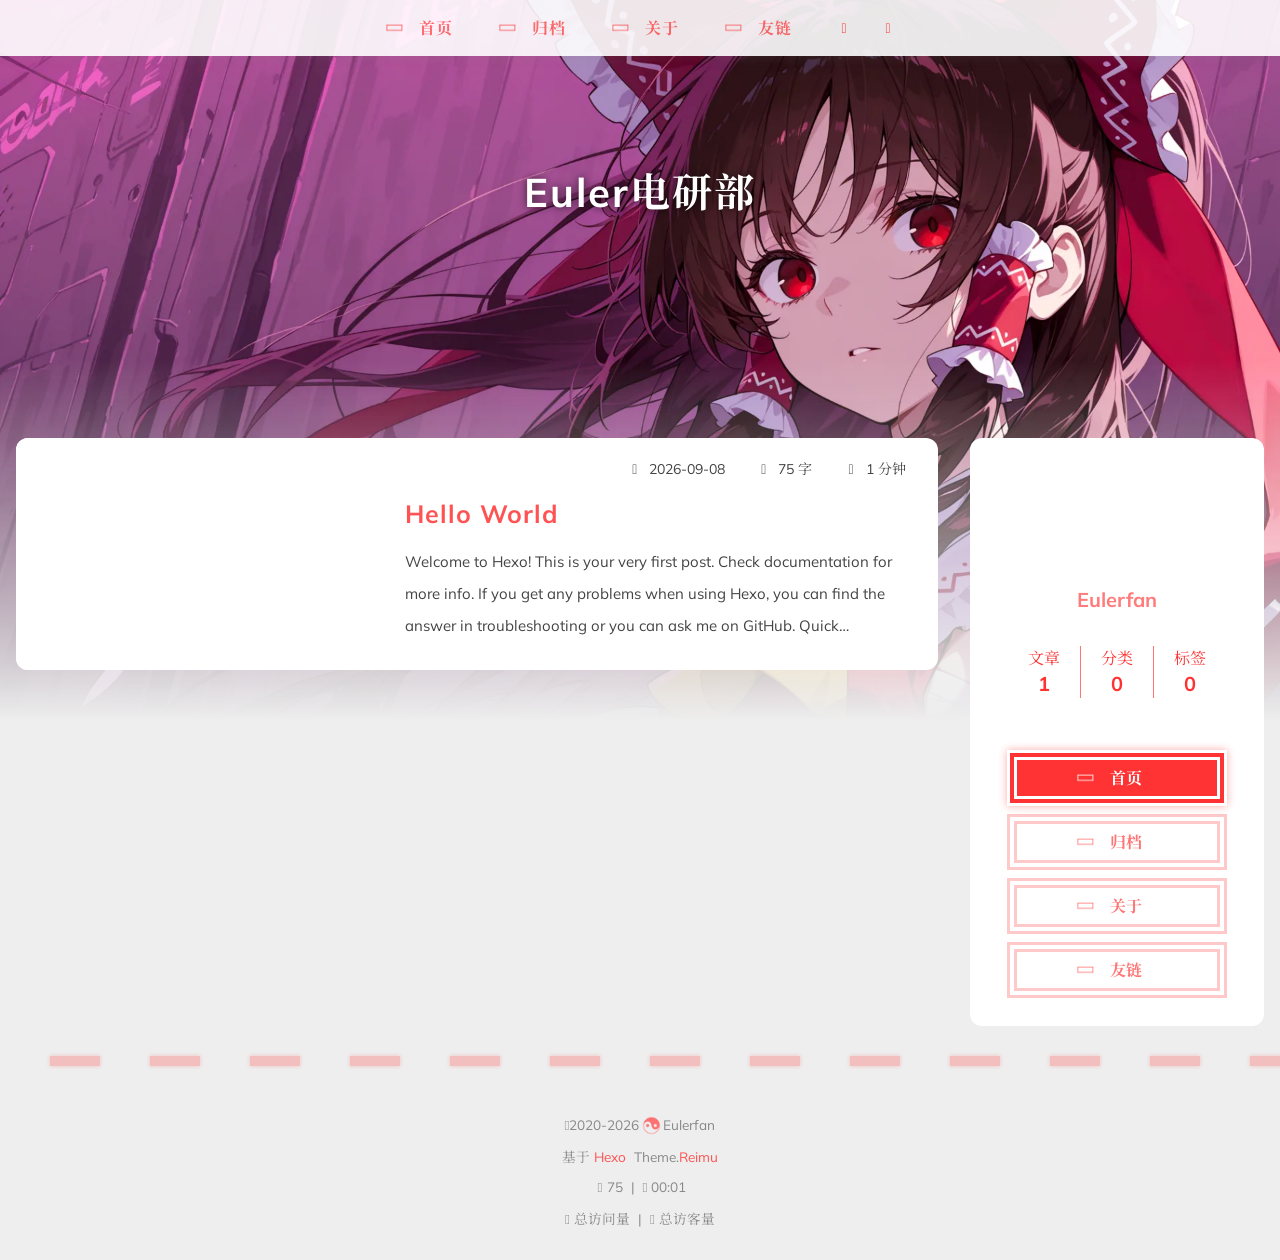
<file: index.html>
<!DOCTYPE html>
  <html lang="zh-CN"  data-theme-mode="auto">
  <head>
  <meta charset="utf-8">
  
  
  
  <script>window.REIMU_CONFIG = {};window.REIMU_CONFIG.icon_font = '4552607_ex15nbittbh';window.REIMU_CONFIG.clipboard_tips = {"success":{"zh-CN,en,default":"Copy successfully (*^▽^*)"},"fail":{"zh-CN,en,default":"Copy failed (ﾟ⊿ﾟ)ﾂ"},"copyright":{"enable":false,"count":50,"license_type":"by-nc-sa"}};window.REIMU_CONFIG.clipboard_tips.copyright.content = '本博客所有文章除特别声明外，均采用 BY-NC-SA 许可协议。转载请注明出处！';window.REIMU_CONFIG.code_block = {"expand":true};window.REIMU_CONFIG.base = 'http://example.com';window.REIMU_CONFIG.relative = '/';window.REIMU_CONFIG.dark_mode = {"button":true,"mode":"auto"};</script>
  <title>
    Euler电研部
  </title>
  <meta name="viewport" content="width=device-width, initial-scale=1, shrink-to-fit=no">
    <link rel="preconnect" href="https://fonts.gstatic.com" crossorigin><link rel="preload" as="style" href="https://fonts.googleapis.com/css?family=Mulish:400,400italic,700,700italic|Noto Serif SC:400,400italic,700,700italic&display=swap"><link rel="stylesheet" href="https://fonts.googleapis.com/css?family=Mulish:400,400italic,700,700italic|Noto Serif SC:400,400italic,700,700italic&display=swap" media="print" onload="this.media='all'">
    <link rel="preload" href="//at.alicdn.com/t/c/font_4552607_ex15nbittbh.woff2" as="font" type="font/woff2" crossorigin="anonymous">
    
<link rel="stylesheet" href="/css/loader.css">

    <meta property="og:type" content="website">
<meta property="og:title" content="Euler电研部">
<meta property="og:url" content="http://example.com/index.html">
<meta property="og:site_name" content="Euler电研部">
<meta property="og:locale" content="zh_CN">
<meta property="og:image" content="http://example.com/images/banner.webp">
<meta property="article:author" content="Eulerfan">
<meta name="twitter:card" content="summary">
<meta name="twitter:image" content="http://example.com/images/banner.webp">
    <link rel="alternate" href="/atom.xml" title="Euler电研部" type="application/atom+xml">
    <link rel="shortcut icon" href="/images/favicon.ico">
  
<link rel="stylesheet" href="/css/style.css">

  <link rel="preload" as="style" onload="this.onload=null;this.rel='stylesheet'" href="https://npm.webcache.cn/photoswipe@5.4.4/dist/photoswipe.css" integrity="sha384-IfxC36XL/toUyJ939C73PcgMuRzAZuIzZxE38drsmO5p6jD7ei+Zx/1oA/0l8ysE" crossorigin="anonymous">
    
<script src="https://npm.webcache.cn/pace-js@1.2.4/pace.min.js" integrity="sha384-k6YtvFUEIuEFBdrLKJ3YAUbBki333tj1CSUisai5Cswsg9wcLNaPzsTHDswp4Az8" crossorigin="anonymous"></script>

    
<link rel="stylesheet" href="https://npm.webcache.cn/@reimujs/aos@0.1.3/dist/aos.css" integrity="sha384-GMRP93c6Hkz9JVKGAuRR3nTS7M07RwPgTFenXiosjq2VbVgvdDNcz1g6Mkj8AONa" crossorigin="anonymous">

<meta name="generator" content="Hexo 7.3.0"></head>

  <body>
      <div id='loader'>
    <div class="loading-left-bg loading-bg"></div>
    <div class="loading-right-bg loading-bg"></div>
    <div class="spinner-box">
      <div class="loading-taichi rotate">
          <svg width="150" height="150" viewBox="0 0 1024 1024" class="icon" version="1.1" xmlns="https://www.w3.org/2000/svg" shape-rendering="geometricPrecision">
            <path d="M303.5 432A80 80 0 0 1 291.5 592A80 80 0 0 1 303.5 432z" fill="var(--red-1, #ff5252)" />
            <path d="M512 65A447 447 0 0 1 512 959L512 929A417 417 0 0 0 512 95A417 417 0 0 0 512 929L512 959A447 447 0 0 1 512 65z 
           M512 95A417 417 0 0 1 929 512A208.5 208.5 0 0 1 720.5 720.5L720.5 592A80 80 0 0 0 720.5 432A80 80 0 0 0 720.5 592L720.5 720.5A208.5 208.5 0 0 1 512 512A208.5 208.5 0 0 0 303.5 303.5A208.5 208.5 0 0 0 95 512A417 417 0 0 1 512 95z" fill="var(--red-1, #ff5252)" />
          </svg>
      </div>
      <div class="loading-word">少女祈祷中...</div>
    </div>
  </div>
  <script>
    var time = null;
    var loaderEl = document.getElementById('loader');
    var startLoading = () => {
      time = Date.now();
      loaderEl.classList.remove("loading");
    }
    var hideLoader = () => {
      document.body.style.overflow = 'auto';
      loader.classList.add('loading');
    };

    var endLoading = () => {
      if (!time) {
        hideLoader();
      } else {
        if (Date.now() - time > 500) {
          time = null;
          hideLoader();
        } else {
          setTimeout(endLoading, 500 - (Date.now() - time));
          time = null;
        }
      }
    }
    window.addEventListener('DOMContentLoaded', endLoading);
    loaderEl.addEventListener('click', endLoading);
  </script>
<div id="copy-tooltip"></div>
<div id="heatmap-tooltip"></div>


    <div id="container">
      <div id="wrap">
        <div id="header-nav">
  <nav id="main-nav" aria-label="Primary navigation">
        <a class="main-nav-link-wrap" href="/">
            <div class="main-nav-icon icon rotate">
                &#xe62b;
            </div>
          <span class="main-nav-link">首页</span>
        </a>
        <a class="main-nav-link-wrap" href="/archives">
            <div class="main-nav-icon icon rotate">
                &#xe62b;
            </div>
          <span class="main-nav-link">归档</span>
        </a>
        <a class="main-nav-link-wrap" href="/about">
            <div class="main-nav-icon icon rotate">
                &#xe62b;
            </div>
          <span class="main-nav-link">关于</span>
        </a>
        <a class="main-nav-link-wrap" href="/friend">
            <div class="main-nav-icon icon rotate">
                &#xe62b;
            </div>
          <span class="main-nav-link">友链</span>
        </a>
    <a id="main-nav-toggle" class="nav-icon" aria-label="Toggle navigation" role="button"></a>
  </nav>
  <nav id="sub-nav" aria-label="Secondary navigation">
      <a id="nav-rss-link" class="nav-icon" href="/atom.xml" title="RSS 订阅" aria-label="RSS 订阅" target="_blank"></a>
  </nav>
</div>
<header id="header" aria-label="Site header">
      <picture>
      </picture>
        <img  fetchpriority="high" src="/images/banner.webp" alt="">
  <div id="header-outer">
    <div id="header-title">
          <span id="logo">
            <h1 data-aos="slide-up">Euler电研部</h1>
          </span>
        <h2 id="subtitle-wrap" data-aos="slide-down">
        </h2>
    </div>
  </div>
</header>

        <div id="content" aria-label="Page content"  class="sidebar-right" >
          <aside id="sidebar" aria-label="Sidebar">
  <div class="sidebar-wrapper-container ">
  <div class="sidebar-wrapper">
    <div class="sidebar-wrap" data-aos="fade-up">
        <div class="sidebar-author">
  <img data-src="/avatar/avatar.webp" data-sizes="auto" alt="Eulerfan" class="lazyload">
  <div class="sidebar-author-name">Eulerfan</div>
  <div class="sidebar-description"></div>
</div>
<div class="sidebar-state">
  <div class="sidebar-state-article">
    <div>文章</div>
    <div class="sidebar-state-number">1</div>
  </div>
  <div class="sidebar-state-category">
    <div>分类</div>
    <div class="sidebar-state-number">0</div>
  </div>
  <div class="sidebar-state-tag">
    <div>标签</div>
    <div class="sidebar-state-number">0</div>
  </div>
</div>
<div class="sidebar-social" >
</div>
<div class="sidebar-menu">
      <div class="sidebar-menu-link-wrap">
        <a class="sidebar-menu-link-dummy" href="/" aria-label="首页"></a>
          <div class="sidebar-menu-icon icon rotate">
              &#xe62b;
          </div>
        <div class="sidebar-menu-link">首页</div>
      </div>
      <div class="sidebar-menu-link-wrap">
        <a class="sidebar-menu-link-dummy" href="/archives" aria-label="归档"></a>
          <div class="sidebar-menu-icon icon rotate">
              &#xe62b;
          </div>
        <div class="sidebar-menu-link">归档</div>
      </div>
      <div class="sidebar-menu-link-wrap">
        <a class="sidebar-menu-link-dummy" href="/about" aria-label="关于"></a>
          <div class="sidebar-menu-icon icon rotate">
              &#xe62b;
          </div>
        <div class="sidebar-menu-link">关于</div>
      </div>
      <div class="sidebar-menu-link-wrap">
        <a class="sidebar-menu-link-dummy" href="/friend" aria-label="友链"></a>
          <div class="sidebar-menu-icon icon rotate">
              &#xe62b;
          </div>
        <div class="sidebar-menu-link">友链</div>
      </div>
</div>

    </div>
  </div>
  <div class="sidebar-widget">
  </div>
  </div>
</aside>

          <section id="main" aria-label="Main content">      <div class="post-wrapper">
  <div class="post-wrap left" data-aos="fade-up">
      <a class="post-link" href="/2026/09/08/hello-world/" aria-label="Hello World" title="Hello World"></a>
    <div class="post-cover left">
          <img data-src="/images/banner.webp" data-sizes="auto" alt="Hello World" class="lazyload">
    </div>
    <div class="post-info">
      <div class="post-meta">
        <span><span class="icon-calendar"></span>2026-09-08</span>
        <span><span class="icon-pencil"></span>75 字</span>
        <span><span class="icon-clock"></span>1 分钟</span>
      </div>
      <h2 class="post-title">Hello World</h2>
      <article class="post-article">
          Welcome to Hexo! This is your very first post. Check documentation for more info. If you get any problems when using Hexo, you can find the answer in troubleshooting or you can ask me on GitHub.
Quick StartCreate a new post1$ hexo new &amp;quot;My New Post&amp;quot;

More info: Writing
Run server1$ hexo ser
      </article>
    </div>
  </div>
</div>

</section>
        </div>
        <footer id="footer" aria-label="Site footer">
  <div style="width: 100%; overflow: hidden">
    <div class="footer-line"></div>
  </div>
  <div id="footer-info">
    <div>
      <span class="icon-copyright"></span>
        2020-2026
        <span class="footer-info-sep rotate"></span>
      Eulerfan
    </div>
      <div>
        基于&nbsp;<a href="https://hexo.io/" rel="noopener nofollow noreferrer" target="_blank">Hexo</a>&nbsp;
        Theme.<a href="https://github.com/D-Sketon/hexo-theme-reimu" rel="noopener nofollow noreferrer" target="_blank">Reimu</a>
      </div>
      <div>
        <span class="icon-brush"></span>
        75
        &nbsp;|&nbsp;
        <span class="icon-coffee"></span>
        00:01
      </div>
      <div>
        <span class="icon-eye"></span>
        <span id="busuanzi_container_site_pv">总访问量&nbsp;<span id="busuanzi_value_site_pv"></span></span>
        &nbsp;|&nbsp;
        <span class="icon-user"></span>
        <span id="busuanzi_container_site_uv">总访客量&nbsp;<span id="busuanzi_value_site_uv"></span></span>
      </div>
  </div>
</footer>

          <div class="sidebar-top">
            <div class="sidebar-top-taichi rotate"></div>
            <div class="arrow-up"></div>
          </div>
        <div id="mask" class="hide"></div>
      </div>
      <nav id="mobile-nav" aria-label="Mobile navigation">
  <div class="sidebar-wrap">
      <div class="sidebar-author">
  <img data-src="/avatar/avatar.webp" data-sizes="auto" alt="Eulerfan" class="lazyload">
  <div class="sidebar-author-name">Eulerfan</div>
  <div class="sidebar-description"></div>
</div>
<div class="sidebar-state">
  <div class="sidebar-state-article">
    <div>文章</div>
    <div class="sidebar-state-number">1</div>
  </div>
  <div class="sidebar-state-category">
    <div>分类</div>
    <div class="sidebar-state-number">0</div>
  </div>
  <div class="sidebar-state-tag">
    <div>标签</div>
    <div class="sidebar-state-number">0</div>
  </div>
</div>
<div class="sidebar-social" >
</div>
<div class="sidebar-menu">
      <div class="sidebar-menu-link-wrap">
        <a class="sidebar-menu-link-dummy" href="/" aria-label="首页"></a>
          <div class="sidebar-menu-icon icon rotate">
              &#xe62b;
          </div>
        <div class="sidebar-menu-link">首页</div>
      </div>
      <div class="sidebar-menu-link-wrap">
        <a class="sidebar-menu-link-dummy" href="/archives" aria-label="归档"></a>
          <div class="sidebar-menu-icon icon rotate">
              &#xe62b;
          </div>
        <div class="sidebar-menu-link">归档</div>
      </div>
      <div class="sidebar-menu-link-wrap">
        <a class="sidebar-menu-link-dummy" href="/about" aria-label="关于"></a>
          <div class="sidebar-menu-icon icon rotate">
              &#xe62b;
          </div>
        <div class="sidebar-menu-link">关于</div>
      </div>
      <div class="sidebar-menu-link-wrap">
        <a class="sidebar-menu-link-dummy" href="/friend" aria-label="友链"></a>
          <div class="sidebar-menu-icon icon rotate">
              &#xe62b;
          </div>
        <div class="sidebar-menu-link">友链</div>
      </div>
</div>

  </div>
</nav>

    </div>
    
<script src="https://npm.webcache.cn/lazysizes@5.3.2/lazysizes.min.js" integrity="sha384-3gT&#x2F;vsepWkfz&#x2F;ff7PpWNUeMzeWoH3cDhm&#x2F;A8jM7ouoAK0&#x2F;fP&#x2F;9bcHHR5kHq2nf+e" crossorigin="anonymous"></script>


<script src="https://npm.webcache.cn/clipboard@2.0.11/dist/clipboard.min.js" integrity="sha384-J08i8An&#x2F;QeARD9ExYpvphB8BsyOj3Gh2TSh1aLINKO3L0cMSH2dN3E22zFoXEi0Q" crossorigin="anonymous"></script>




<script src="/js/script.js"></script>


  
<script src="/js/aos.js"></script>

  <script>
    var aosInit = () => {
      AOS.init({
        duration: 1000,
        easing: "ease",
        once: true,
        offset: 50,
      });
    };
    if (document.readyState === 'loading') {
      document.addEventListener('DOMContentLoaded', aosInit);
    } else {
      aosInit();
    }
  </script>


<script src="/js/pjax_script.js" data-pjax></script>




  <script>
    var setupFirework = () => {
      if (!false || !window.matchMedia('(max-width: 768px)').matches) {
        window.firework && window.firework(JSON.parse('{"excludeElements":["a","button"],"particles":[{"shape":"circle","move":["emit"],"easing":"easeOutExpo","colors":["var(--red-1)","var(--red-2)","var(--red-3)","var(--red-4)"],"number":20,"duration":[1200,1800],"shapeOptions":{"radius":[16,32],"alpha":[0.3,0.5]}},{"shape":"circle","move":["diffuse"],"easing":"easeOutExpo","colors":["var(--red-0)"],"number":1,"duration":[1200,1800],"shapeOptions":{"radius":20,"alpha":[0.2,0.5],"lineWidth":6}}]}'));
      }
    }
  </script>
  
<script src="https://npm.webcache.cn/mouse-firework@0.2.0/dist/index.umd.js" integrity="sha384-qi9WggRt19tv8Vc7pCHW3ulMNLwrn515zaLEWZjl1px07vz8+pUoWX8n1rgq282T" crossorigin="anonymous" onload="setupFirework()" defer></script>






<div id="lazy-script">
  <div>
  </div>
</div>


  <script>
    console.log(String.raw`%c 
 ______     ______     __     __    __     __  __    
/\  == \   /\  ___\   /\ \   /\ "-./  \   /\ \/\ \   
\ \  __<   \ \  __\   \ \ \  \ \ \-./\ \  \ \ \_\ \  
 \ \_\ \_\  \ \_____\  \ \_\  \ \_\ \ \_\  \ \_____\ 
  \/_/ /_/   \/_____/   \/_/   \/_/  \/_/   \/_____/ 
                                                  
`,'color: #ff5252;')
    console.log('%c Theme.Reimu v' + '1.12.6' + ' %c https://github.com/D-Sketon/hexo-theme-reimu ', 'color: white; background: #ff5252; padding:5px 0;', 'padding:4px;border:1px solid #ff5252;')
  </script>
  


  
<script src="https://npm.webcache.cn/busuanzi@2.3.0/bsz.pure.mini.js" integrity="sha384-0M75wtSkhjIInv4coYlaJU83+OypaRCIq2SukQVQX04eGTCBXJDuWAbJet56id+S" crossorigin="anonymous" async></script>


<script>
  if ('serviceWorker' in navigator) {
    navigator.serviceWorker.getRegistrations().then((registrations) => {
      for (let registration of registrations) {
        registration.unregister();
      }
    });
  }
</script>




  </body>
  </html>
</file>
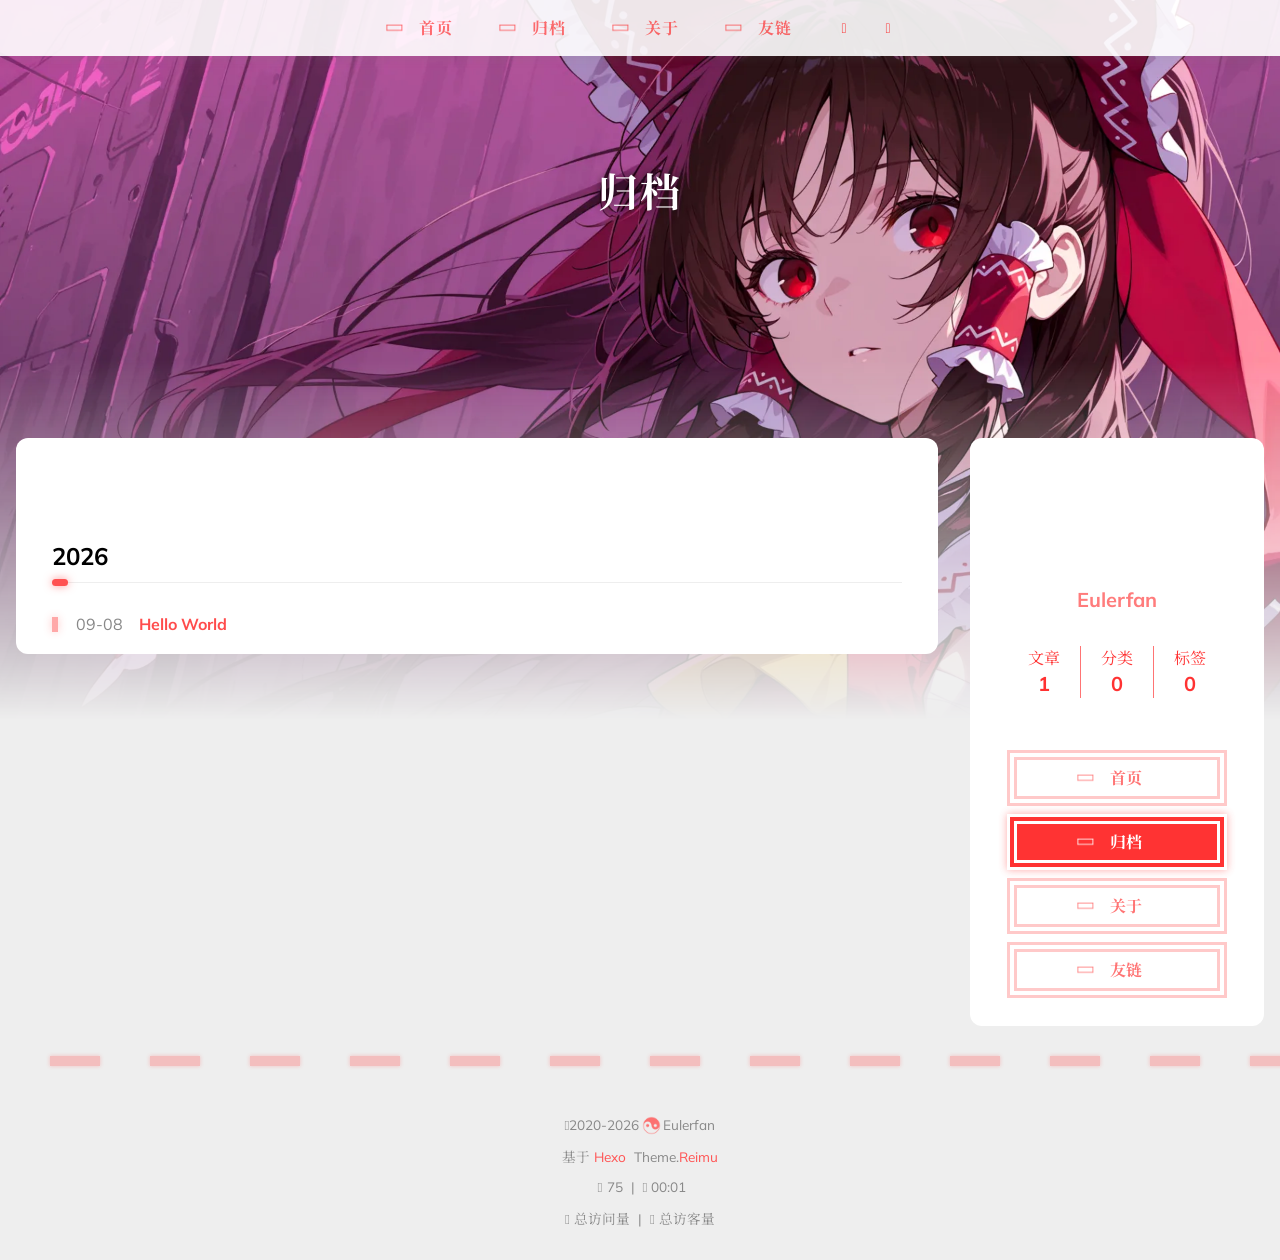
<file: archives/index.html>
<!DOCTYPE html>
  <html lang="zh-CN"  data-theme-mode="auto">
  <head>
  <meta charset="utf-8">
  
  
  
  <script>window.REIMU_CONFIG = {};window.REIMU_CONFIG.icon_font = '4552607_ex15nbittbh';window.REIMU_CONFIG.clipboard_tips = {"success":{"zh-CN,en,default":"Copy successfully (*^▽^*)"},"fail":{"zh-CN,en,default":"Copy failed (ﾟ⊿ﾟ)ﾂ"},"copyright":{"enable":false,"count":50,"license_type":"by-nc-sa"}};window.REIMU_CONFIG.clipboard_tips.copyright.content = '本博客所有文章除特别声明外，均采用 BY-NC-SA 许可协议。转载请注明出处！';window.REIMU_CONFIG.code_block = {"expand":true};window.REIMU_CONFIG.base = 'http://example.com';window.REIMU_CONFIG.relative = '/';window.REIMU_CONFIG.dark_mode = {"button":true,"mode":"auto"};</script>
  <title>
    归档 | Euler电研部
  </title>
  <meta name="viewport" content="width=device-width, initial-scale=1, shrink-to-fit=no">
    <link rel="preconnect" href="https://fonts.gstatic.com" crossorigin><link rel="preload" as="style" href="https://fonts.googleapis.com/css?family=Mulish:400,400italic,700,700italic|Noto Serif SC:400,400italic,700,700italic&display=swap"><link rel="stylesheet" href="https://fonts.googleapis.com/css?family=Mulish:400,400italic,700,700italic|Noto Serif SC:400,400italic,700,700italic&display=swap" media="print" onload="this.media='all'">
    <link rel="preload" href="//at.alicdn.com/t/c/font_4552607_ex15nbittbh.woff2" as="font" type="font/woff2" crossorigin="anonymous">
    
<link rel="stylesheet" href="/css/loader.css">

    <meta property="og:type" content="website">
<meta property="og:title" content="Euler电研部">
<meta property="og:url" content="http://example.com/archives/index.html">
<meta property="og:site_name" content="Euler电研部">
<meta property="og:locale" content="zh_CN">
<meta property="og:image" content="http://example.com/images/banner.webp">
<meta property="article:author" content="Eulerfan">
<meta name="twitter:card" content="summary">
<meta name="twitter:image" content="http://example.com/images/banner.webp">
    <link rel="alternate" href="/atom.xml" title="Euler电研部" type="application/atom+xml">
    <link rel="shortcut icon" href="/images/favicon.ico">
  
<link rel="stylesheet" href="/css/style.css">

  <link rel="preload" as="style" onload="this.onload=null;this.rel='stylesheet'" href="https://npm.webcache.cn/photoswipe@5.4.4/dist/photoswipe.css" integrity="sha384-IfxC36XL/toUyJ939C73PcgMuRzAZuIzZxE38drsmO5p6jD7ei+Zx/1oA/0l8ysE" crossorigin="anonymous">
    
<script src="https://npm.webcache.cn/pace-js@1.2.4/pace.min.js" integrity="sha384-k6YtvFUEIuEFBdrLKJ3YAUbBki333tj1CSUisai5Cswsg9wcLNaPzsTHDswp4Az8" crossorigin="anonymous"></script>

    
<link rel="stylesheet" href="https://npm.webcache.cn/@reimujs/aos@0.1.3/dist/aos.css" integrity="sha384-GMRP93c6Hkz9JVKGAuRR3nTS7M07RwPgTFenXiosjq2VbVgvdDNcz1g6Mkj8AONa" crossorigin="anonymous">

<meta name="generator" content="Hexo 7.3.0"></head>

  <body>
      <div id='loader'>
    <div class="loading-left-bg loading-bg"></div>
    <div class="loading-right-bg loading-bg"></div>
    <div class="spinner-box">
      <div class="loading-taichi rotate">
          <svg width="150" height="150" viewBox="0 0 1024 1024" class="icon" version="1.1" xmlns="https://www.w3.org/2000/svg" shape-rendering="geometricPrecision">
            <path d="M303.5 432A80 80 0 0 1 291.5 592A80 80 0 0 1 303.5 432z" fill="var(--red-1, #ff5252)" />
            <path d="M512 65A447 447 0 0 1 512 959L512 929A417 417 0 0 0 512 95A417 417 0 0 0 512 929L512 959A447 447 0 0 1 512 65z 
           M512 95A417 417 0 0 1 929 512A208.5 208.5 0 0 1 720.5 720.5L720.5 592A80 80 0 0 0 720.5 432A80 80 0 0 0 720.5 592L720.5 720.5A208.5 208.5 0 0 1 512 512A208.5 208.5 0 0 0 303.5 303.5A208.5 208.5 0 0 0 95 512A417 417 0 0 1 512 95z" fill="var(--red-1, #ff5252)" />
          </svg>
      </div>
      <div class="loading-word">少女祈祷中...</div>
    </div>
  </div>
  <script>
    var time = null;
    var loaderEl = document.getElementById('loader');
    var startLoading = () => {
      time = Date.now();
      loaderEl.classList.remove("loading");
    }
    var hideLoader = () => {
      document.body.style.overflow = 'auto';
      loader.classList.add('loading');
    };

    var endLoading = () => {
      if (!time) {
        hideLoader();
      } else {
        if (Date.now() - time > 500) {
          time = null;
          hideLoader();
        } else {
          setTimeout(endLoading, 500 - (Date.now() - time));
          time = null;
        }
      }
    }
    window.addEventListener('DOMContentLoaded', endLoading);
    loaderEl.addEventListener('click', endLoading);
  </script>
<div id="copy-tooltip"></div>
<div id="heatmap-tooltip"></div>


    <div id="container">
      <div id="wrap">
        <div id="header-nav">
  <nav id="main-nav" aria-label="Primary navigation">
        <a class="main-nav-link-wrap" href="/">
            <div class="main-nav-icon icon rotate">
                &#xe62b;
            </div>
          <span class="main-nav-link">首页</span>
        </a>
        <a class="main-nav-link-wrap" href="/archives">
            <div class="main-nav-icon icon rotate">
                &#xe62b;
            </div>
          <span class="main-nav-link">归档</span>
        </a>
        <a class="main-nav-link-wrap" href="/about">
            <div class="main-nav-icon icon rotate">
                &#xe62b;
            </div>
          <span class="main-nav-link">关于</span>
        </a>
        <a class="main-nav-link-wrap" href="/friend">
            <div class="main-nav-icon icon rotate">
                &#xe62b;
            </div>
          <span class="main-nav-link">友链</span>
        </a>
    <a id="main-nav-toggle" class="nav-icon" aria-label="Toggle navigation" role="button"></a>
  </nav>
  <nav id="sub-nav" aria-label="Secondary navigation">
      <a id="nav-rss-link" class="nav-icon" href="/atom.xml" title="RSS 订阅" aria-label="RSS 订阅" target="_blank"></a>
  </nav>
</div>
<header id="header" aria-label="Site header">
      <picture>
      </picture>
        <img  fetchpriority="high" src="/images/banner.webp" alt="">
  <div id="header-outer">
    <div id="header-title">
          <span id="logo">
            <h1 data-aos="slide-up">归档</h1>
          </span>
        <h2 id="subtitle-wrap" data-aos="slide-down">
        </h2>
    </div>
  </div>
</header>

        <div id="content" aria-label="Page content"  class="sidebar-right" >
          <aside id="sidebar" aria-label="Sidebar">
  <div class="sidebar-wrapper-container ">
  <div class="sidebar-wrapper">
    <div class="sidebar-wrap" data-aos="fade-up">
        <div class="sidebar-author">
  <img data-src="/avatar/avatar.webp" data-sizes="auto" alt="Eulerfan" class="lazyload">
  <div class="sidebar-author-name">Eulerfan</div>
  <div class="sidebar-description"></div>
</div>
<div class="sidebar-state">
  <div class="sidebar-state-article">
    <div>文章</div>
    <div class="sidebar-state-number">1</div>
  </div>
  <div class="sidebar-state-category">
    <div>分类</div>
    <div class="sidebar-state-number">0</div>
  </div>
  <div class="sidebar-state-tag">
    <div>标签</div>
    <div class="sidebar-state-number">0</div>
  </div>
</div>
<div class="sidebar-social" >
</div>
<div class="sidebar-menu">
      <div class="sidebar-menu-link-wrap">
        <a class="sidebar-menu-link-dummy" href="/" aria-label="首页"></a>
          <div class="sidebar-menu-icon icon rotate">
              &#xe62b;
          </div>
        <div class="sidebar-menu-link">首页</div>
      </div>
      <div class="sidebar-menu-link-wrap">
        <a class="sidebar-menu-link-dummy" href="/archives" aria-label="归档"></a>
          <div class="sidebar-menu-icon icon rotate">
              &#xe62b;
          </div>
        <div class="sidebar-menu-link">归档</div>
      </div>
      <div class="sidebar-menu-link-wrap">
        <a class="sidebar-menu-link-dummy" href="/about" aria-label="关于"></a>
          <div class="sidebar-menu-icon icon rotate">
              &#xe62b;
          </div>
        <div class="sidebar-menu-link">关于</div>
      </div>
      <div class="sidebar-menu-link-wrap">
        <a class="sidebar-menu-link-dummy" href="/friend" aria-label="友链"></a>
          <div class="sidebar-menu-icon icon rotate">
              &#xe62b;
          </div>
        <div class="sidebar-menu-link">友链</div>
      </div>
</div>

    </div>
  </div>
  <div class="sidebar-widget">
  </div>
  </div>
</aside>

          <section id="main" aria-label="Main content"><div class="archives-outer-wrap" data-aos="fade-up">
    <div class="tag-wrap">
</div>
<div class="category-wrap">
</div>
        <section class="archives-wrap" data-aos="fade-up">
          <div class="archive-year-wrap">
            <a href="/archives/2026" class="archive-year">2026</a>
          </div>
          <ul>
            <li class="archive-article">
  <div class="archive-article-date">
    <span>
      <time class="dt-published" datetime="2026-09-08T08:34:43.294Z" itemprop="datePublished">09-08</time>
    </span>
  </div>
    <a class="archive-article-title" href="/2026/09/08/hello-world/">Hello World</a>
</li>

          </ul>
        </section>
  </div>

</section>
        </div>
        <footer id="footer" aria-label="Site footer">
  <div style="width: 100%; overflow: hidden">
    <div class="footer-line"></div>
  </div>
  <div id="footer-info">
    <div>
      <span class="icon-copyright"></span>
        2020-2026
        <span class="footer-info-sep rotate"></span>
      Eulerfan
    </div>
      <div>
        基于&nbsp;<a href="https://hexo.io/" rel="noopener nofollow noreferrer" target="_blank">Hexo</a>&nbsp;
        Theme.<a href="https://github.com/D-Sketon/hexo-theme-reimu" rel="noopener nofollow noreferrer" target="_blank">Reimu</a>
      </div>
      <div>
        <span class="icon-brush"></span>
        75
        &nbsp;|&nbsp;
        <span class="icon-coffee"></span>
        00:01
      </div>
      <div>
        <span class="icon-eye"></span>
        <span id="busuanzi_container_site_pv">总访问量&nbsp;<span id="busuanzi_value_site_pv"></span></span>
        &nbsp;|&nbsp;
        <span class="icon-user"></span>
        <span id="busuanzi_container_site_uv">总访客量&nbsp;<span id="busuanzi_value_site_uv"></span></span>
      </div>
  </div>
</footer>

          <div class="sidebar-top">
            <div class="sidebar-top-taichi rotate"></div>
            <div class="arrow-up"></div>
          </div>
        <div id="mask" class="hide"></div>
      </div>
      <nav id="mobile-nav" aria-label="Mobile navigation">
  <div class="sidebar-wrap">
      <div class="sidebar-author">
  <img data-src="/avatar/avatar.webp" data-sizes="auto" alt="Eulerfan" class="lazyload">
  <div class="sidebar-author-name">Eulerfan</div>
  <div class="sidebar-description"></div>
</div>
<div class="sidebar-state">
  <div class="sidebar-state-article">
    <div>文章</div>
    <div class="sidebar-state-number">1</div>
  </div>
  <div class="sidebar-state-category">
    <div>分类</div>
    <div class="sidebar-state-number">0</div>
  </div>
  <div class="sidebar-state-tag">
    <div>标签</div>
    <div class="sidebar-state-number">0</div>
  </div>
</div>
<div class="sidebar-social" >
</div>
<div class="sidebar-menu">
      <div class="sidebar-menu-link-wrap">
        <a class="sidebar-menu-link-dummy" href="/" aria-label="首页"></a>
          <div class="sidebar-menu-icon icon rotate">
              &#xe62b;
          </div>
        <div class="sidebar-menu-link">首页</div>
      </div>
      <div class="sidebar-menu-link-wrap">
        <a class="sidebar-menu-link-dummy" href="/archives" aria-label="归档"></a>
          <div class="sidebar-menu-icon icon rotate">
              &#xe62b;
          </div>
        <div class="sidebar-menu-link">归档</div>
      </div>
      <div class="sidebar-menu-link-wrap">
        <a class="sidebar-menu-link-dummy" href="/about" aria-label="关于"></a>
          <div class="sidebar-menu-icon icon rotate">
              &#xe62b;
          </div>
        <div class="sidebar-menu-link">关于</div>
      </div>
      <div class="sidebar-menu-link-wrap">
        <a class="sidebar-menu-link-dummy" href="/friend" aria-label="友链"></a>
          <div class="sidebar-menu-icon icon rotate">
              &#xe62b;
          </div>
        <div class="sidebar-menu-link">友链</div>
      </div>
</div>

  </div>
</nav>

    </div>
    
<script src="https://npm.webcache.cn/lazysizes@5.3.2/lazysizes.min.js" integrity="sha384-3gT&#x2F;vsepWkfz&#x2F;ff7PpWNUeMzeWoH3cDhm&#x2F;A8jM7ouoAK0&#x2F;fP&#x2F;9bcHHR5kHq2nf+e" crossorigin="anonymous"></script>


<script src="https://npm.webcache.cn/clipboard@2.0.11/dist/clipboard.min.js" integrity="sha384-J08i8An&#x2F;QeARD9ExYpvphB8BsyOj3Gh2TSh1aLINKO3L0cMSH2dN3E22zFoXEi0Q" crossorigin="anonymous"></script>




<script src="/js/script.js"></script>


  
<script src="/js/aos.js"></script>

  <script>
    var aosInit = () => {
      AOS.init({
        duration: 1000,
        easing: "ease",
        once: true,
        offset: 50,
      });
    };
    if (document.readyState === 'loading') {
      document.addEventListener('DOMContentLoaded', aosInit);
    } else {
      aosInit();
    }
  </script>


<script src="/js/pjax_script.js" data-pjax></script>




  <script>
    var setupFirework = () => {
      if (!false || !window.matchMedia('(max-width: 768px)').matches) {
        window.firework && window.firework(JSON.parse('{"excludeElements":["a","button"],"particles":[{"shape":"circle","move":["emit"],"easing":"easeOutExpo","colors":["var(--red-1)","var(--red-2)","var(--red-3)","var(--red-4)"],"number":20,"duration":[1200,1800],"shapeOptions":{"radius":[16,32],"alpha":[0.3,0.5]}},{"shape":"circle","move":["diffuse"],"easing":"easeOutExpo","colors":["var(--red-0)"],"number":1,"duration":[1200,1800],"shapeOptions":{"radius":20,"alpha":[0.2,0.5],"lineWidth":6}}]}'));
      }
    }
  </script>
  
<script src="https://npm.webcache.cn/mouse-firework@0.2.0/dist/index.umd.js" integrity="sha384-qi9WggRt19tv8Vc7pCHW3ulMNLwrn515zaLEWZjl1px07vz8+pUoWX8n1rgq282T" crossorigin="anonymous" onload="setupFirework()" defer></script>






<div id="lazy-script">
  <div>
  </div>
</div>


  <script>
    console.log(String.raw`%c 
 ______     ______     __     __    __     __  __    
/\  == \   /\  ___\   /\ \   /\ "-./  \   /\ \/\ \   
\ \  __<   \ \  __\   \ \ \  \ \ \-./\ \  \ \ \_\ \  
 \ \_\ \_\  \ \_____\  \ \_\  \ \_\ \ \_\  \ \_____\ 
  \/_/ /_/   \/_____/   \/_/   \/_/  \/_/   \/_____/ 
                                                  
`,'color: #ff5252;')
    console.log('%c Theme.Reimu v' + '1.12.6' + ' %c https://github.com/D-Sketon/hexo-theme-reimu ', 'color: white; background: #ff5252; padding:5px 0;', 'padding:4px;border:1px solid #ff5252;')
  </script>
  


  
<script src="https://npm.webcache.cn/busuanzi@2.3.0/bsz.pure.mini.js" integrity="sha384-0M75wtSkhjIInv4coYlaJU83+OypaRCIq2SukQVQX04eGTCBXJDuWAbJet56id+S" crossorigin="anonymous" async></script>


<script>
  if ('serviceWorker' in navigator) {
    navigator.serviceWorker.getRegistrations().then((registrations) => {
      for (let registration of registrations) {
        registration.unregister();
      }
    });
  }
</script>




  </body>
  </html>
</file>
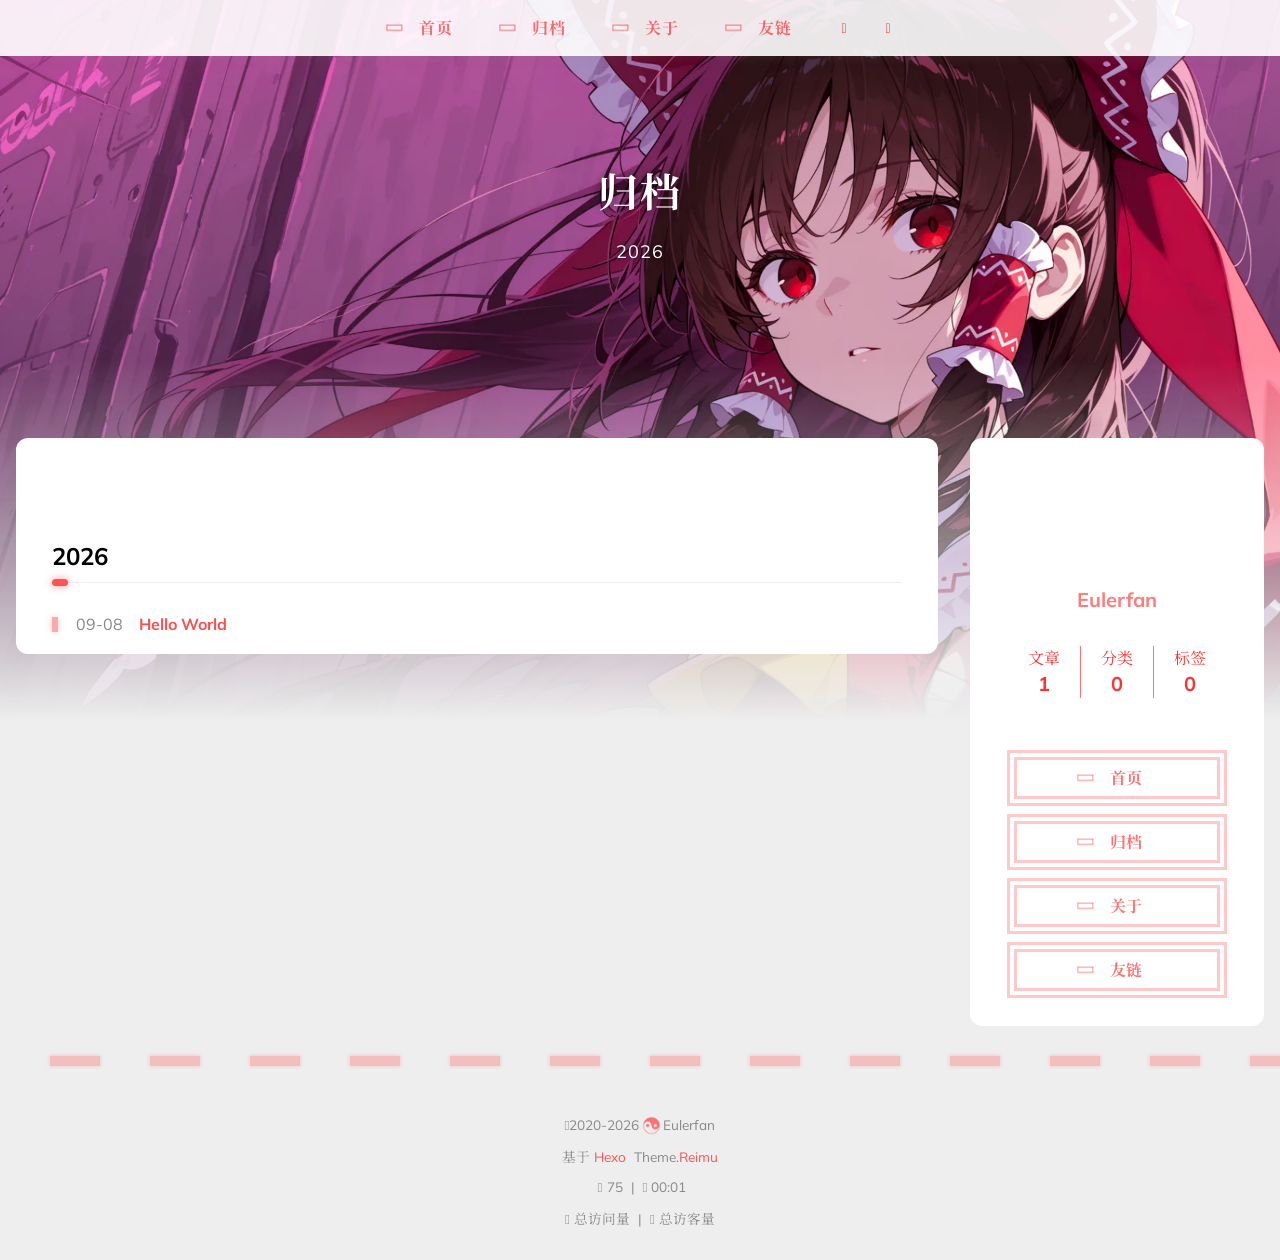
<file: archives/2026/index.html>
<!DOCTYPE html>
  <html lang="zh-CN"  data-theme-mode="auto">
  <head>
  <meta charset="utf-8">
  
  
  
  <script>window.REIMU_CONFIG = {};window.REIMU_CONFIG.icon_font = '4552607_ex15nbittbh';window.REIMU_CONFIG.clipboard_tips = {"success":{"zh-CN,en,default":"Copy successfully (*^▽^*)"},"fail":{"zh-CN,en,default":"Copy failed (ﾟ⊿ﾟ)ﾂ"},"copyright":{"enable":false,"count":50,"license_type":"by-nc-sa"}};window.REIMU_CONFIG.clipboard_tips.copyright.content = '本博客所有文章除特别声明外，均采用 BY-NC-SA 许可协议。转载请注明出处！';window.REIMU_CONFIG.code_block = {"expand":true};window.REIMU_CONFIG.base = 'http://example.com';window.REIMU_CONFIG.relative = '/';window.REIMU_CONFIG.dark_mode = {"button":true,"mode":"auto"};</script>
  <title>
    归档: 2026 | Euler电研部
  </title>
  <meta name="viewport" content="width=device-width, initial-scale=1, shrink-to-fit=no">
    <link rel="preconnect" href="https://fonts.gstatic.com" crossorigin><link rel="preload" as="style" href="https://fonts.googleapis.com/css?family=Mulish:400,400italic,700,700italic|Noto Serif SC:400,400italic,700,700italic&display=swap"><link rel="stylesheet" href="https://fonts.googleapis.com/css?family=Mulish:400,400italic,700,700italic|Noto Serif SC:400,400italic,700,700italic&display=swap" media="print" onload="this.media='all'">
    <link rel="preload" href="//at.alicdn.com/t/c/font_4552607_ex15nbittbh.woff2" as="font" type="font/woff2" crossorigin="anonymous">
    
<link rel="stylesheet" href="/css/loader.css">

    <meta property="og:type" content="website">
<meta property="og:title" content="Euler电研部">
<meta property="og:url" content="http://example.com/archives/2026/index.html">
<meta property="og:site_name" content="Euler电研部">
<meta property="og:locale" content="zh_CN">
<meta property="og:image" content="http://example.com/images/banner.webp">
<meta property="article:author" content="Eulerfan">
<meta name="twitter:card" content="summary">
<meta name="twitter:image" content="http://example.com/images/banner.webp">
    <link rel="alternate" href="/atom.xml" title="Euler电研部" type="application/atom+xml">
    <link rel="shortcut icon" href="/images/favicon.ico">
  
<link rel="stylesheet" href="/css/style.css">

  <link rel="preload" as="style" onload="this.onload=null;this.rel='stylesheet'" href="https://npm.webcache.cn/photoswipe@5.4.4/dist/photoswipe.css" integrity="sha384-IfxC36XL/toUyJ939C73PcgMuRzAZuIzZxE38drsmO5p6jD7ei+Zx/1oA/0l8ysE" crossorigin="anonymous">
    
<script src="https://npm.webcache.cn/pace-js@1.2.4/pace.min.js" integrity="sha384-k6YtvFUEIuEFBdrLKJ3YAUbBki333tj1CSUisai5Cswsg9wcLNaPzsTHDswp4Az8" crossorigin="anonymous"></script>

    
<link rel="stylesheet" href="https://npm.webcache.cn/@reimujs/aos@0.1.3/dist/aos.css" integrity="sha384-GMRP93c6Hkz9JVKGAuRR3nTS7M07RwPgTFenXiosjq2VbVgvdDNcz1g6Mkj8AONa" crossorigin="anonymous">

<meta name="generator" content="Hexo 7.3.0"></head>

  <body>
      <div id='loader'>
    <div class="loading-left-bg loading-bg"></div>
    <div class="loading-right-bg loading-bg"></div>
    <div class="spinner-box">
      <div class="loading-taichi rotate">
          <svg width="150" height="150" viewBox="0 0 1024 1024" class="icon" version="1.1" xmlns="https://www.w3.org/2000/svg" shape-rendering="geometricPrecision">
            <path d="M303.5 432A80 80 0 0 1 291.5 592A80 80 0 0 1 303.5 432z" fill="var(--red-1, #ff5252)" />
            <path d="M512 65A447 447 0 0 1 512 959L512 929A417 417 0 0 0 512 95A417 417 0 0 0 512 929L512 959A447 447 0 0 1 512 65z 
           M512 95A417 417 0 0 1 929 512A208.5 208.5 0 0 1 720.5 720.5L720.5 592A80 80 0 0 0 720.5 432A80 80 0 0 0 720.5 592L720.5 720.5A208.5 208.5 0 0 1 512 512A208.5 208.5 0 0 0 303.5 303.5A208.5 208.5 0 0 0 95 512A417 417 0 0 1 512 95z" fill="var(--red-1, #ff5252)" />
          </svg>
      </div>
      <div class="loading-word">少女祈祷中...</div>
    </div>
  </div>
  <script>
    var time = null;
    var loaderEl = document.getElementById('loader');
    var startLoading = () => {
      time = Date.now();
      loaderEl.classList.remove("loading");
    }
    var hideLoader = () => {
      document.body.style.overflow = 'auto';
      loader.classList.add('loading');
    };

    var endLoading = () => {
      if (!time) {
        hideLoader();
      } else {
        if (Date.now() - time > 500) {
          time = null;
          hideLoader();
        } else {
          setTimeout(endLoading, 500 - (Date.now() - time));
          time = null;
        }
      }
    }
    window.addEventListener('DOMContentLoaded', endLoading);
    loaderEl.addEventListener('click', endLoading);
  </script>
<div id="copy-tooltip"></div>
<div id="heatmap-tooltip"></div>


    <div id="container">
      <div id="wrap">
        <div id="header-nav">
  <nav id="main-nav" aria-label="Primary navigation">
        <a class="main-nav-link-wrap" href="/">
            <div class="main-nav-icon icon rotate">
                &#xe62b;
            </div>
          <span class="main-nav-link">首页</span>
        </a>
        <a class="main-nav-link-wrap" href="/archives">
            <div class="main-nav-icon icon rotate">
                &#xe62b;
            </div>
          <span class="main-nav-link">归档</span>
        </a>
        <a class="main-nav-link-wrap" href="/about">
            <div class="main-nav-icon icon rotate">
                &#xe62b;
            </div>
          <span class="main-nav-link">关于</span>
        </a>
        <a class="main-nav-link-wrap" href="/friend">
            <div class="main-nav-icon icon rotate">
                &#xe62b;
            </div>
          <span class="main-nav-link">友链</span>
        </a>
    <a id="main-nav-toggle" class="nav-icon" aria-label="Toggle navigation" role="button"></a>
  </nav>
  <nav id="sub-nav" aria-label="Secondary navigation">
      <a id="nav-rss-link" class="nav-icon" href="/atom.xml" title="RSS 订阅" aria-label="RSS 订阅" target="_blank"></a>
  </nav>
</div>
<header id="header" aria-label="Site header">
      <picture>
      </picture>
        <img  fetchpriority="high" src="/images/banner.webp" alt="">
  <div id="header-outer">
    <div id="header-title">
          <span id="logo">
            <h1 data-aos="slide-up">归档</h1>
          </span>
        <h2 id="subtitle-wrap" data-aos="slide-down">
              <span id="subtitle">2026</span>
        </h2>
    </div>
  </div>
</header>

        <div id="content" aria-label="Page content"  class="sidebar-right" >
          <aside id="sidebar" aria-label="Sidebar">
  <div class="sidebar-wrapper-container ">
  <div class="sidebar-wrapper">
    <div class="sidebar-wrap" data-aos="fade-up">
        <div class="sidebar-author">
  <img data-src="/avatar/avatar.webp" data-sizes="auto" alt="Eulerfan" class="lazyload">
  <div class="sidebar-author-name">Eulerfan</div>
  <div class="sidebar-description"></div>
</div>
<div class="sidebar-state">
  <div class="sidebar-state-article">
    <div>文章</div>
    <div class="sidebar-state-number">1</div>
  </div>
  <div class="sidebar-state-category">
    <div>分类</div>
    <div class="sidebar-state-number">0</div>
  </div>
  <div class="sidebar-state-tag">
    <div>标签</div>
    <div class="sidebar-state-number">0</div>
  </div>
</div>
<div class="sidebar-social" >
</div>
<div class="sidebar-menu">
      <div class="sidebar-menu-link-wrap">
        <a class="sidebar-menu-link-dummy" href="/" aria-label="首页"></a>
          <div class="sidebar-menu-icon icon rotate">
              &#xe62b;
          </div>
        <div class="sidebar-menu-link">首页</div>
      </div>
      <div class="sidebar-menu-link-wrap">
        <a class="sidebar-menu-link-dummy" href="/archives" aria-label="归档"></a>
          <div class="sidebar-menu-icon icon rotate">
              &#xe62b;
          </div>
        <div class="sidebar-menu-link">归档</div>
      </div>
      <div class="sidebar-menu-link-wrap">
        <a class="sidebar-menu-link-dummy" href="/about" aria-label="关于"></a>
          <div class="sidebar-menu-icon icon rotate">
              &#xe62b;
          </div>
        <div class="sidebar-menu-link">关于</div>
      </div>
      <div class="sidebar-menu-link-wrap">
        <a class="sidebar-menu-link-dummy" href="/friend" aria-label="友链"></a>
          <div class="sidebar-menu-icon icon rotate">
              &#xe62b;
          </div>
        <div class="sidebar-menu-link">友链</div>
      </div>
</div>

    </div>
  </div>
  <div class="sidebar-widget">
  </div>
  </div>
</aside>

          <section id="main" aria-label="Main content"><div class="archives-outer-wrap" data-aos="fade-up">
    <div class="tag-wrap">
</div>
<div class="category-wrap">
</div>
        <section class="archives-wrap" data-aos="fade-up">
          <div class="archive-year-wrap">
            <a href="/archives/2026" class="archive-year">2026</a>
          </div>
          <ul>
            <li class="archive-article">
  <div class="archive-article-date">
    <span>
      <time class="dt-published" datetime="2026-09-08T08:34:43.294Z" itemprop="datePublished">09-08</time>
    </span>
  </div>
    <a class="archive-article-title" href="/2026/09/08/hello-world/">Hello World</a>
</li>

          </ul>
        </section>
  </div>

</section>
        </div>
        <footer id="footer" aria-label="Site footer">
  <div style="width: 100%; overflow: hidden">
    <div class="footer-line"></div>
  </div>
  <div id="footer-info">
    <div>
      <span class="icon-copyright"></span>
        2020-2026
        <span class="footer-info-sep rotate"></span>
      Eulerfan
    </div>
      <div>
        基于&nbsp;<a href="https://hexo.io/" rel="noopener nofollow noreferrer" target="_blank">Hexo</a>&nbsp;
        Theme.<a href="https://github.com/D-Sketon/hexo-theme-reimu" rel="noopener nofollow noreferrer" target="_blank">Reimu</a>
      </div>
      <div>
        <span class="icon-brush"></span>
        75
        &nbsp;|&nbsp;
        <span class="icon-coffee"></span>
        00:01
      </div>
      <div>
        <span class="icon-eye"></span>
        <span id="busuanzi_container_site_pv">总访问量&nbsp;<span id="busuanzi_value_site_pv"></span></span>
        &nbsp;|&nbsp;
        <span class="icon-user"></span>
        <span id="busuanzi_container_site_uv">总访客量&nbsp;<span id="busuanzi_value_site_uv"></span></span>
      </div>
  </div>
</footer>

          <div class="sidebar-top">
            <div class="sidebar-top-taichi rotate"></div>
            <div class="arrow-up"></div>
          </div>
        <div id="mask" class="hide"></div>
      </div>
      <nav id="mobile-nav" aria-label="Mobile navigation">
  <div class="sidebar-wrap">
      <div class="sidebar-author">
  <img data-src="/avatar/avatar.webp" data-sizes="auto" alt="Eulerfan" class="lazyload">
  <div class="sidebar-author-name">Eulerfan</div>
  <div class="sidebar-description"></div>
</div>
<div class="sidebar-state">
  <div class="sidebar-state-article">
    <div>文章</div>
    <div class="sidebar-state-number">1</div>
  </div>
  <div class="sidebar-state-category">
    <div>分类</div>
    <div class="sidebar-state-number">0</div>
  </div>
  <div class="sidebar-state-tag">
    <div>标签</div>
    <div class="sidebar-state-number">0</div>
  </div>
</div>
<div class="sidebar-social" >
</div>
<div class="sidebar-menu">
      <div class="sidebar-menu-link-wrap">
        <a class="sidebar-menu-link-dummy" href="/" aria-label="首页"></a>
          <div class="sidebar-menu-icon icon rotate">
              &#xe62b;
          </div>
        <div class="sidebar-menu-link">首页</div>
      </div>
      <div class="sidebar-menu-link-wrap">
        <a class="sidebar-menu-link-dummy" href="/archives" aria-label="归档"></a>
          <div class="sidebar-menu-icon icon rotate">
              &#xe62b;
          </div>
        <div class="sidebar-menu-link">归档</div>
      </div>
      <div class="sidebar-menu-link-wrap">
        <a class="sidebar-menu-link-dummy" href="/about" aria-label="关于"></a>
          <div class="sidebar-menu-icon icon rotate">
              &#xe62b;
          </div>
        <div class="sidebar-menu-link">关于</div>
      </div>
      <div class="sidebar-menu-link-wrap">
        <a class="sidebar-menu-link-dummy" href="/friend" aria-label="友链"></a>
          <div class="sidebar-menu-icon icon rotate">
              &#xe62b;
          </div>
        <div class="sidebar-menu-link">友链</div>
      </div>
</div>

  </div>
</nav>

    </div>
    
<script src="https://npm.webcache.cn/lazysizes@5.3.2/lazysizes.min.js" integrity="sha384-3gT&#x2F;vsepWkfz&#x2F;ff7PpWNUeMzeWoH3cDhm&#x2F;A8jM7ouoAK0&#x2F;fP&#x2F;9bcHHR5kHq2nf+e" crossorigin="anonymous"></script>


<script src="https://npm.webcache.cn/clipboard@2.0.11/dist/clipboard.min.js" integrity="sha384-J08i8An&#x2F;QeARD9ExYpvphB8BsyOj3Gh2TSh1aLINKO3L0cMSH2dN3E22zFoXEi0Q" crossorigin="anonymous"></script>




<script src="/js/script.js"></script>


  
<script src="/js/aos.js"></script>

  <script>
    var aosInit = () => {
      AOS.init({
        duration: 1000,
        easing: "ease",
        once: true,
        offset: 50,
      });
    };
    if (document.readyState === 'loading') {
      document.addEventListener('DOMContentLoaded', aosInit);
    } else {
      aosInit();
    }
  </script>


<script src="/js/pjax_script.js" data-pjax></script>




  <script>
    var setupFirework = () => {
      if (!false || !window.matchMedia('(max-width: 768px)').matches) {
        window.firework && window.firework(JSON.parse('{"excludeElements":["a","button"],"particles":[{"shape":"circle","move":["emit"],"easing":"easeOutExpo","colors":["var(--red-1)","var(--red-2)","var(--red-3)","var(--red-4)"],"number":20,"duration":[1200,1800],"shapeOptions":{"radius":[16,32],"alpha":[0.3,0.5]}},{"shape":"circle","move":["diffuse"],"easing":"easeOutExpo","colors":["var(--red-0)"],"number":1,"duration":[1200,1800],"shapeOptions":{"radius":20,"alpha":[0.2,0.5],"lineWidth":6}}]}'));
      }
    }
  </script>
  
<script src="https://npm.webcache.cn/mouse-firework@0.2.0/dist/index.umd.js" integrity="sha384-qi9WggRt19tv8Vc7pCHW3ulMNLwrn515zaLEWZjl1px07vz8+pUoWX8n1rgq282T" crossorigin="anonymous" onload="setupFirework()" defer></script>






<div id="lazy-script">
  <div>
  </div>
</div>


  <script>
    console.log(String.raw`%c 
 ______     ______     __     __    __     __  __    
/\  == \   /\  ___\   /\ \   /\ "-./  \   /\ \/\ \   
\ \  __<   \ \  __\   \ \ \  \ \ \-./\ \  \ \ \_\ \  
 \ \_\ \_\  \ \_____\  \ \_\  \ \_\ \ \_\  \ \_____\ 
  \/_/ /_/   \/_____/   \/_/   \/_/  \/_/   \/_____/ 
                                                  
`,'color: #ff5252;')
    console.log('%c Theme.Reimu v' + '1.12.6' + ' %c https://github.com/D-Sketon/hexo-theme-reimu ', 'color: white; background: #ff5252; padding:5px 0;', 'padding:4px;border:1px solid #ff5252;')
  </script>
  


  
<script src="https://npm.webcache.cn/busuanzi@2.3.0/bsz.pure.mini.js" integrity="sha384-0M75wtSkhjIInv4coYlaJU83+OypaRCIq2SukQVQX04eGTCBXJDuWAbJet56id+S" crossorigin="anonymous" async></script>


<script>
  if ('serviceWorker' in navigator) {
    navigator.serviceWorker.getRegistrations().then((registrations) => {
      for (let registration of registrations) {
        registration.unregister();
      }
    });
  }
</script>




  </body>
  </html>
</file>
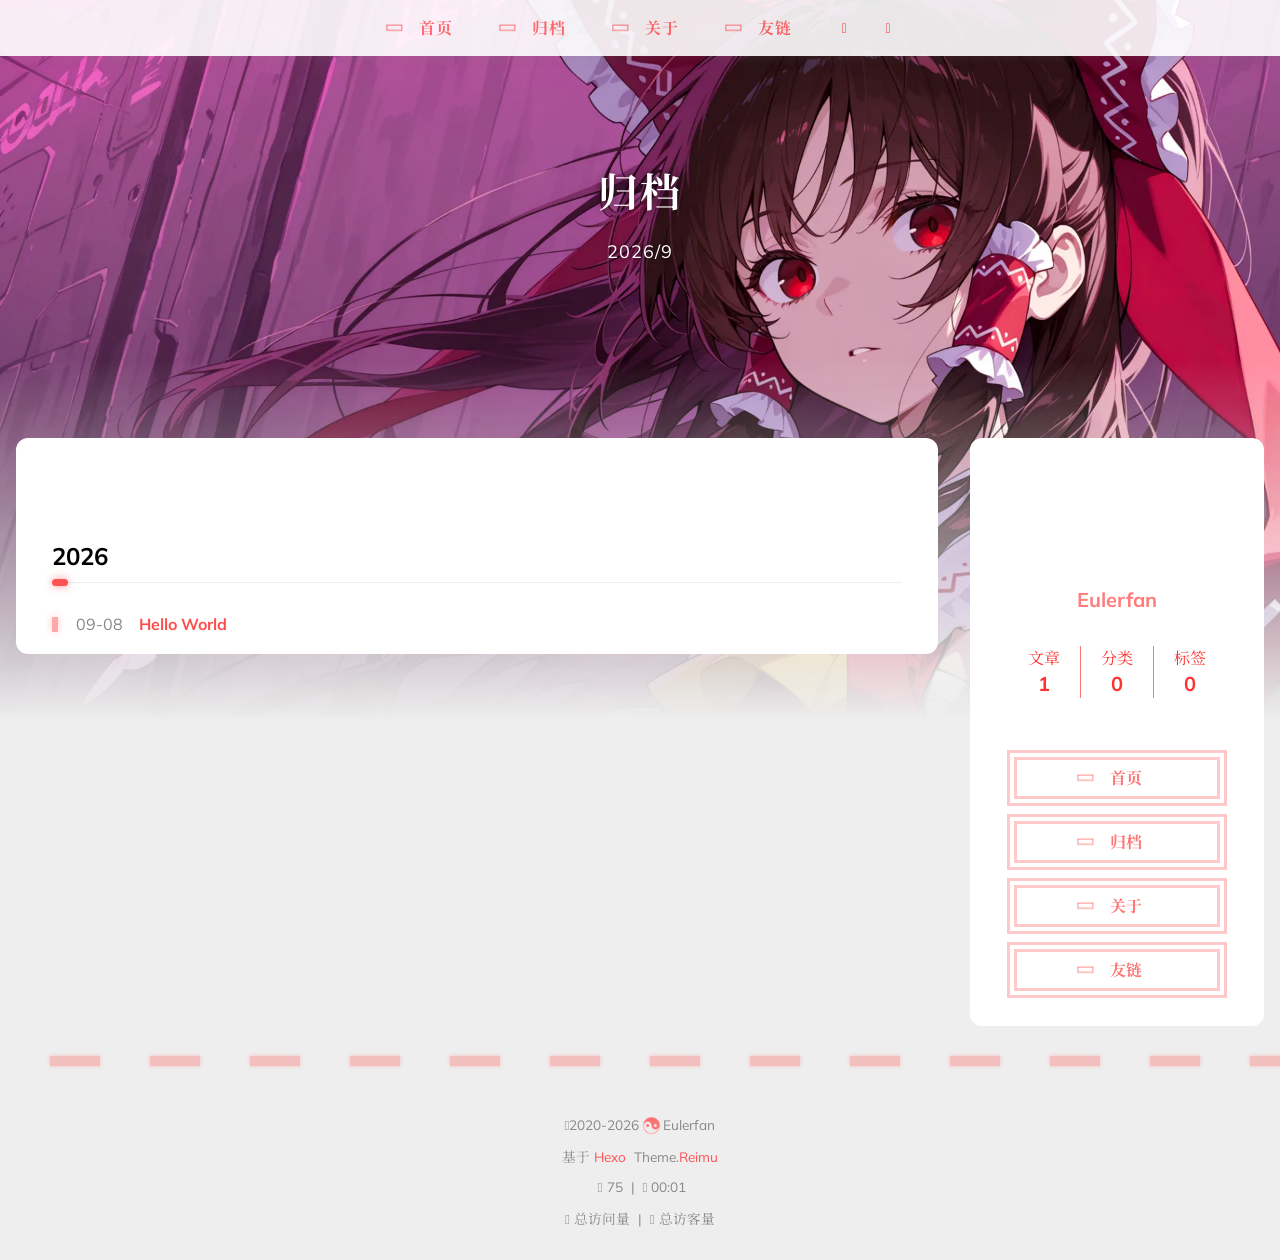
<file: archives/2026/09/index.html>
<!DOCTYPE html>
  <html lang="zh-CN"  data-theme-mode="auto">
  <head>
  <meta charset="utf-8">
  
  
  
  <script>window.REIMU_CONFIG = {};window.REIMU_CONFIG.icon_font = '4552607_ex15nbittbh';window.REIMU_CONFIG.clipboard_tips = {"success":{"zh-CN,en,default":"Copy successfully (*^▽^*)"},"fail":{"zh-CN,en,default":"Copy failed (ﾟ⊿ﾟ)ﾂ"},"copyright":{"enable":false,"count":50,"license_type":"by-nc-sa"}};window.REIMU_CONFIG.clipboard_tips.copyright.content = '本博客所有文章除特别声明外，均采用 BY-NC-SA 许可协议。转载请注明出处！';window.REIMU_CONFIG.code_block = {"expand":true};window.REIMU_CONFIG.base = 'http://example.com';window.REIMU_CONFIG.relative = '/';window.REIMU_CONFIG.dark_mode = {"button":true,"mode":"auto"};</script>
  <title>
    归档: 2026/9 | Euler电研部
  </title>
  <meta name="viewport" content="width=device-width, initial-scale=1, shrink-to-fit=no">
    <link rel="preconnect" href="https://fonts.gstatic.com" crossorigin><link rel="preload" as="style" href="https://fonts.googleapis.com/css?family=Mulish:400,400italic,700,700italic|Noto Serif SC:400,400italic,700,700italic&display=swap"><link rel="stylesheet" href="https://fonts.googleapis.com/css?family=Mulish:400,400italic,700,700italic|Noto Serif SC:400,400italic,700,700italic&display=swap" media="print" onload="this.media='all'">
    <link rel="preload" href="//at.alicdn.com/t/c/font_4552607_ex15nbittbh.woff2" as="font" type="font/woff2" crossorigin="anonymous">
    
<link rel="stylesheet" href="/css/loader.css">

    <meta property="og:type" content="website">
<meta property="og:title" content="Euler电研部">
<meta property="og:url" content="http://example.com/archives/2026/09/index.html">
<meta property="og:site_name" content="Euler电研部">
<meta property="og:locale" content="zh_CN">
<meta property="og:image" content="http://example.com/images/banner.webp">
<meta property="article:author" content="Eulerfan">
<meta name="twitter:card" content="summary">
<meta name="twitter:image" content="http://example.com/images/banner.webp">
    <link rel="alternate" href="/atom.xml" title="Euler电研部" type="application/atom+xml">
    <link rel="shortcut icon" href="/images/favicon.ico">
  
<link rel="stylesheet" href="/css/style.css">

  <link rel="preload" as="style" onload="this.onload=null;this.rel='stylesheet'" href="https://npm.webcache.cn/photoswipe@5.4.4/dist/photoswipe.css" integrity="sha384-IfxC36XL/toUyJ939C73PcgMuRzAZuIzZxE38drsmO5p6jD7ei+Zx/1oA/0l8ysE" crossorigin="anonymous">
    
<script src="https://npm.webcache.cn/pace-js@1.2.4/pace.min.js" integrity="sha384-k6YtvFUEIuEFBdrLKJ3YAUbBki333tj1CSUisai5Cswsg9wcLNaPzsTHDswp4Az8" crossorigin="anonymous"></script>

    
<link rel="stylesheet" href="https://npm.webcache.cn/@reimujs/aos@0.1.3/dist/aos.css" integrity="sha384-GMRP93c6Hkz9JVKGAuRR3nTS7M07RwPgTFenXiosjq2VbVgvdDNcz1g6Mkj8AONa" crossorigin="anonymous">

<meta name="generator" content="Hexo 7.3.0"></head>

  <body>
      <div id='loader'>
    <div class="loading-left-bg loading-bg"></div>
    <div class="loading-right-bg loading-bg"></div>
    <div class="spinner-box">
      <div class="loading-taichi rotate">
          <svg width="150" height="150" viewBox="0 0 1024 1024" class="icon" version="1.1" xmlns="https://www.w3.org/2000/svg" shape-rendering="geometricPrecision">
            <path d="M303.5 432A80 80 0 0 1 291.5 592A80 80 0 0 1 303.5 432z" fill="var(--red-1, #ff5252)" />
            <path d="M512 65A447 447 0 0 1 512 959L512 929A417 417 0 0 0 512 95A417 417 0 0 0 512 929L512 959A447 447 0 0 1 512 65z 
           M512 95A417 417 0 0 1 929 512A208.5 208.5 0 0 1 720.5 720.5L720.5 592A80 80 0 0 0 720.5 432A80 80 0 0 0 720.5 592L720.5 720.5A208.5 208.5 0 0 1 512 512A208.5 208.5 0 0 0 303.5 303.5A208.5 208.5 0 0 0 95 512A417 417 0 0 1 512 95z" fill="var(--red-1, #ff5252)" />
          </svg>
      </div>
      <div class="loading-word">少女祈祷中...</div>
    </div>
  </div>
  <script>
    var time = null;
    var loaderEl = document.getElementById('loader');
    var startLoading = () => {
      time = Date.now();
      loaderEl.classList.remove("loading");
    }
    var hideLoader = () => {
      document.body.style.overflow = 'auto';
      loader.classList.add('loading');
    };

    var endLoading = () => {
      if (!time) {
        hideLoader();
      } else {
        if (Date.now() - time > 500) {
          time = null;
          hideLoader();
        } else {
          setTimeout(endLoading, 500 - (Date.now() - time));
          time = null;
        }
      }
    }
    window.addEventListener('DOMContentLoaded', endLoading);
    loaderEl.addEventListener('click', endLoading);
  </script>
<div id="copy-tooltip"></div>
<div id="heatmap-tooltip"></div>


    <div id="container">
      <div id="wrap">
        <div id="header-nav">
  <nav id="main-nav" aria-label="Primary navigation">
        <a class="main-nav-link-wrap" href="/">
            <div class="main-nav-icon icon rotate">
                &#xe62b;
            </div>
          <span class="main-nav-link">首页</span>
        </a>
        <a class="main-nav-link-wrap" href="/archives">
            <div class="main-nav-icon icon rotate">
                &#xe62b;
            </div>
          <span class="main-nav-link">归档</span>
        </a>
        <a class="main-nav-link-wrap" href="/about">
            <div class="main-nav-icon icon rotate">
                &#xe62b;
            </div>
          <span class="main-nav-link">关于</span>
        </a>
        <a class="main-nav-link-wrap" href="/friend">
            <div class="main-nav-icon icon rotate">
                &#xe62b;
            </div>
          <span class="main-nav-link">友链</span>
        </a>
    <a id="main-nav-toggle" class="nav-icon" aria-label="Toggle navigation" role="button"></a>
  </nav>
  <nav id="sub-nav" aria-label="Secondary navigation">
      <a id="nav-rss-link" class="nav-icon" href="/atom.xml" title="RSS 订阅" aria-label="RSS 订阅" target="_blank"></a>
  </nav>
</div>
<header id="header" aria-label="Site header">
      <picture>
      </picture>
        <img  fetchpriority="high" src="/images/banner.webp" alt="">
  <div id="header-outer">
    <div id="header-title">
          <span id="logo">
            <h1 data-aos="slide-up">归档</h1>
          </span>
        <h2 id="subtitle-wrap" data-aos="slide-down">
              <span id="subtitle">2026/9</span>
        </h2>
    </div>
  </div>
</header>

        <div id="content" aria-label="Page content"  class="sidebar-right" >
          <aside id="sidebar" aria-label="Sidebar">
  <div class="sidebar-wrapper-container ">
  <div class="sidebar-wrapper">
    <div class="sidebar-wrap" data-aos="fade-up">
        <div class="sidebar-author">
  <img data-src="/avatar/avatar.webp" data-sizes="auto" alt="Eulerfan" class="lazyload">
  <div class="sidebar-author-name">Eulerfan</div>
  <div class="sidebar-description"></div>
</div>
<div class="sidebar-state">
  <div class="sidebar-state-article">
    <div>文章</div>
    <div class="sidebar-state-number">1</div>
  </div>
  <div class="sidebar-state-category">
    <div>分类</div>
    <div class="sidebar-state-number">0</div>
  </div>
  <div class="sidebar-state-tag">
    <div>标签</div>
    <div class="sidebar-state-number">0</div>
  </div>
</div>
<div class="sidebar-social" >
</div>
<div class="sidebar-menu">
      <div class="sidebar-menu-link-wrap">
        <a class="sidebar-menu-link-dummy" href="/" aria-label="首页"></a>
          <div class="sidebar-menu-icon icon rotate">
              &#xe62b;
          </div>
        <div class="sidebar-menu-link">首页</div>
      </div>
      <div class="sidebar-menu-link-wrap">
        <a class="sidebar-menu-link-dummy" href="/archives" aria-label="归档"></a>
          <div class="sidebar-menu-icon icon rotate">
              &#xe62b;
          </div>
        <div class="sidebar-menu-link">归档</div>
      </div>
      <div class="sidebar-menu-link-wrap">
        <a class="sidebar-menu-link-dummy" href="/about" aria-label="关于"></a>
          <div class="sidebar-menu-icon icon rotate">
              &#xe62b;
          </div>
        <div class="sidebar-menu-link">关于</div>
      </div>
      <div class="sidebar-menu-link-wrap">
        <a class="sidebar-menu-link-dummy" href="/friend" aria-label="友链"></a>
          <div class="sidebar-menu-icon icon rotate">
              &#xe62b;
          </div>
        <div class="sidebar-menu-link">友链</div>
      </div>
</div>

    </div>
  </div>
  <div class="sidebar-widget">
  </div>
  </div>
</aside>

          <section id="main" aria-label="Main content"><div class="archives-outer-wrap" data-aos="fade-up">
    <div class="tag-wrap">
</div>
<div class="category-wrap">
</div>
        <section class="archives-wrap" data-aos="fade-up">
          <div class="archive-year-wrap">
            <a href="/archives/2026" class="archive-year">2026</a>
          </div>
          <ul>
            <li class="archive-article">
  <div class="archive-article-date">
    <span>
      <time class="dt-published" datetime="2026-09-08T08:34:43.294Z" itemprop="datePublished">09-08</time>
    </span>
  </div>
    <a class="archive-article-title" href="/2026/09/08/hello-world/">Hello World</a>
</li>

          </ul>
        </section>
  </div>

</section>
        </div>
        <footer id="footer" aria-label="Site footer">
  <div style="width: 100%; overflow: hidden">
    <div class="footer-line"></div>
  </div>
  <div id="footer-info">
    <div>
      <span class="icon-copyright"></span>
        2020-2026
        <span class="footer-info-sep rotate"></span>
      Eulerfan
    </div>
      <div>
        基于&nbsp;<a href="https://hexo.io/" rel="noopener nofollow noreferrer" target="_blank">Hexo</a>&nbsp;
        Theme.<a href="https://github.com/D-Sketon/hexo-theme-reimu" rel="noopener nofollow noreferrer" target="_blank">Reimu</a>
      </div>
      <div>
        <span class="icon-brush"></span>
        75
        &nbsp;|&nbsp;
        <span class="icon-coffee"></span>
        00:01
      </div>
      <div>
        <span class="icon-eye"></span>
        <span id="busuanzi_container_site_pv">总访问量&nbsp;<span id="busuanzi_value_site_pv"></span></span>
        &nbsp;|&nbsp;
        <span class="icon-user"></span>
        <span id="busuanzi_container_site_uv">总访客量&nbsp;<span id="busuanzi_value_site_uv"></span></span>
      </div>
  </div>
</footer>

          <div class="sidebar-top">
            <div class="sidebar-top-taichi rotate"></div>
            <div class="arrow-up"></div>
          </div>
        <div id="mask" class="hide"></div>
      </div>
      <nav id="mobile-nav" aria-label="Mobile navigation">
  <div class="sidebar-wrap">
      <div class="sidebar-author">
  <img data-src="/avatar/avatar.webp" data-sizes="auto" alt="Eulerfan" class="lazyload">
  <div class="sidebar-author-name">Eulerfan</div>
  <div class="sidebar-description"></div>
</div>
<div class="sidebar-state">
  <div class="sidebar-state-article">
    <div>文章</div>
    <div class="sidebar-state-number">1</div>
  </div>
  <div class="sidebar-state-category">
    <div>分类</div>
    <div class="sidebar-state-number">0</div>
  </div>
  <div class="sidebar-state-tag">
    <div>标签</div>
    <div class="sidebar-state-number">0</div>
  </div>
</div>
<div class="sidebar-social" >
</div>
<div class="sidebar-menu">
      <div class="sidebar-menu-link-wrap">
        <a class="sidebar-menu-link-dummy" href="/" aria-label="首页"></a>
          <div class="sidebar-menu-icon icon rotate">
              &#xe62b;
          </div>
        <div class="sidebar-menu-link">首页</div>
      </div>
      <div class="sidebar-menu-link-wrap">
        <a class="sidebar-menu-link-dummy" href="/archives" aria-label="归档"></a>
          <div class="sidebar-menu-icon icon rotate">
              &#xe62b;
          </div>
        <div class="sidebar-menu-link">归档</div>
      </div>
      <div class="sidebar-menu-link-wrap">
        <a class="sidebar-menu-link-dummy" href="/about" aria-label="关于"></a>
          <div class="sidebar-menu-icon icon rotate">
              &#xe62b;
          </div>
        <div class="sidebar-menu-link">关于</div>
      </div>
      <div class="sidebar-menu-link-wrap">
        <a class="sidebar-menu-link-dummy" href="/friend" aria-label="友链"></a>
          <div class="sidebar-menu-icon icon rotate">
              &#xe62b;
          </div>
        <div class="sidebar-menu-link">友链</div>
      </div>
</div>

  </div>
</nav>

    </div>
    
<script src="https://npm.webcache.cn/lazysizes@5.3.2/lazysizes.min.js" integrity="sha384-3gT&#x2F;vsepWkfz&#x2F;ff7PpWNUeMzeWoH3cDhm&#x2F;A8jM7ouoAK0&#x2F;fP&#x2F;9bcHHR5kHq2nf+e" crossorigin="anonymous"></script>


<script src="https://npm.webcache.cn/clipboard@2.0.11/dist/clipboard.min.js" integrity="sha384-J08i8An&#x2F;QeARD9ExYpvphB8BsyOj3Gh2TSh1aLINKO3L0cMSH2dN3E22zFoXEi0Q" crossorigin="anonymous"></script>




<script src="/js/script.js"></script>


  
<script src="/js/aos.js"></script>

  <script>
    var aosInit = () => {
      AOS.init({
        duration: 1000,
        easing: "ease",
        once: true,
        offset: 50,
      });
    };
    if (document.readyState === 'loading') {
      document.addEventListener('DOMContentLoaded', aosInit);
    } else {
      aosInit();
    }
  </script>


<script src="/js/pjax_script.js" data-pjax></script>




  <script>
    var setupFirework = () => {
      if (!false || !window.matchMedia('(max-width: 768px)').matches) {
        window.firework && window.firework(JSON.parse('{"excludeElements":["a","button"],"particles":[{"shape":"circle","move":["emit"],"easing":"easeOutExpo","colors":["var(--red-1)","var(--red-2)","var(--red-3)","var(--red-4)"],"number":20,"duration":[1200,1800],"shapeOptions":{"radius":[16,32],"alpha":[0.3,0.5]}},{"shape":"circle","move":["diffuse"],"easing":"easeOutExpo","colors":["var(--red-0)"],"number":1,"duration":[1200,1800],"shapeOptions":{"radius":20,"alpha":[0.2,0.5],"lineWidth":6}}]}'));
      }
    }
  </script>
  
<script src="https://npm.webcache.cn/mouse-firework@0.2.0/dist/index.umd.js" integrity="sha384-qi9WggRt19tv8Vc7pCHW3ulMNLwrn515zaLEWZjl1px07vz8+pUoWX8n1rgq282T" crossorigin="anonymous" onload="setupFirework()" defer></script>






<div id="lazy-script">
  <div>
  </div>
</div>


  <script>
    console.log(String.raw`%c 
 ______     ______     __     __    __     __  __    
/\  == \   /\  ___\   /\ \   /\ "-./  \   /\ \/\ \   
\ \  __<   \ \  __\   \ \ \  \ \ \-./\ \  \ \ \_\ \  
 \ \_\ \_\  \ \_____\  \ \_\  \ \_\ \ \_\  \ \_____\ 
  \/_/ /_/   \/_____/   \/_/   \/_/  \/_/   \/_____/ 
                                                  
`,'color: #ff5252;')
    console.log('%c Theme.Reimu v' + '1.12.6' + ' %c https://github.com/D-Sketon/hexo-theme-reimu ', 'color: white; background: #ff5252; padding:5px 0;', 'padding:4px;border:1px solid #ff5252;')
  </script>
  


  
<script src="https://npm.webcache.cn/busuanzi@2.3.0/bsz.pure.mini.js" integrity="sha384-0M75wtSkhjIInv4coYlaJU83+OypaRCIq2SukQVQX04eGTCBXJDuWAbJet56id+S" crossorigin="anonymous" async></script>


<script>
  if ('serviceWorker' in navigator) {
    navigator.serviceWorker.getRegistrations().then((registrations) => {
      for (let registration of registrations) {
        registration.unregister();
      }
    });
  }
</script>




  </body>
  </html>
</file>
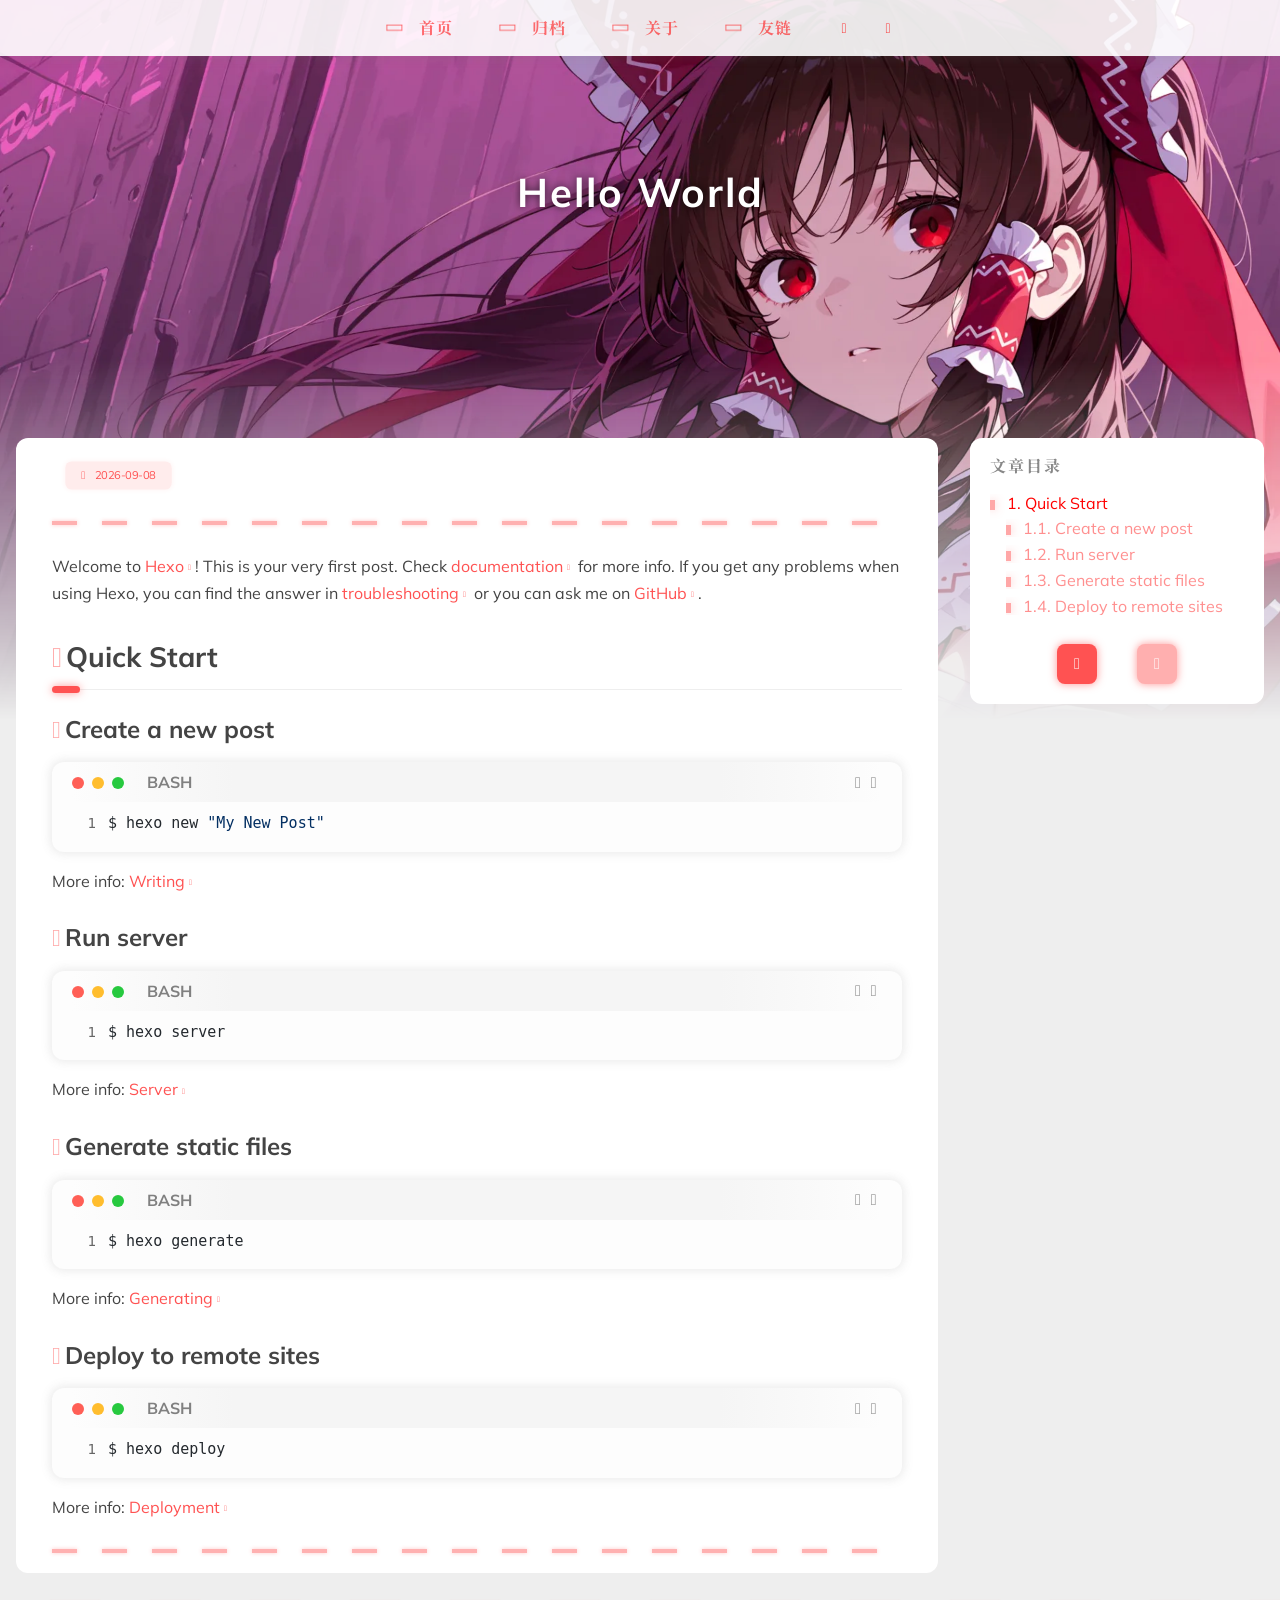
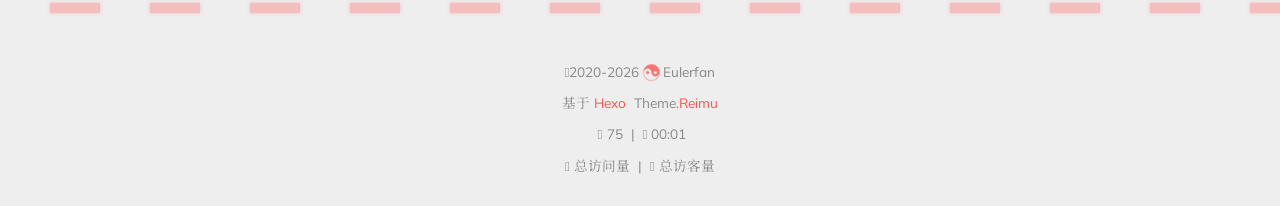
<file: 2026/09/08/hello-world/index.html>
<!DOCTYPE html>
  <html lang="zh-CN"  data-theme-mode="auto">
  <head>
  <meta charset="utf-8">
  
  
  
  <script>window.REIMU_CONFIG = {};window.REIMU_CONFIG.icon_font = '4552607_ex15nbittbh';window.REIMU_CONFIG.clipboard_tips = {"success":{"zh-CN,en,default":"Copy successfully (*^▽^*)"},"fail":{"zh-CN,en,default":"Copy failed (ﾟ⊿ﾟ)ﾂ"},"copyright":{"enable":false,"count":50,"license_type":"by-nc-sa"}};window.REIMU_CONFIG.clipboard_tips.copyright.content = '本博客所有文章除特别声明外，均采用 BY-NC-SA 许可协议。转载请注明出处！';window.REIMU_CONFIG.code_block = {"expand":true};window.REIMU_CONFIG.base = 'http://example.com';window.REIMU_CONFIG.relative = '/';window.REIMU_CONFIG.dark_mode = {"button":true,"mode":"auto"};</script>
  <title>
    Hello World | Euler电研部
  </title>
  <meta name="viewport" content="width=device-width, initial-scale=1, shrink-to-fit=no">
    <link rel="preconnect" href="https://fonts.gstatic.com" crossorigin><link rel="preload" as="style" href="https://fonts.googleapis.com/css?family=Mulish:400,400italic,700,700italic|Noto Serif SC:400,400italic,700,700italic&display=swap"><link rel="stylesheet" href="https://fonts.googleapis.com/css?family=Mulish:400,400italic,700,700italic|Noto Serif SC:400,400italic,700,700italic&display=swap" media="print" onload="this.media='all'">
    <link rel="preload" href="//at.alicdn.com/t/c/font_4552607_ex15nbittbh.woff2" as="font" type="font/woff2" crossorigin="anonymous">
    
<link rel="stylesheet" href="/css/loader.css">

    <meta name="description" content="Welcome to Hexo! This is your very first post. Check documentation for more info. If you get any problems when using Hexo, you can find the answer in troubleshooting or you can ask me on GitHub. Quick">
<meta property="og:type" content="article">
<meta property="og:title" content="Hello World">
<meta property="og:url" content="http://example.com/2026/09/08/hello-world/index.html">
<meta property="og:site_name" content="Euler电研部">
<meta property="og:description" content="Welcome to Hexo! This is your very first post. Check documentation for more info. If you get any problems when using Hexo, you can find the answer in troubleshooting or you can ask me on GitHub. Quick">
<meta property="og:locale" content="zh_CN">
<meta property="article:published_time" content="2026-09-08T08:34:43.294Z">
<meta property="article:modified_time" content="2026-09-06T12:24:09.798Z">
<meta property="article:author" content="Eulerfan">
<meta name="twitter:card" content="summary">
    <link rel="alternate" href="/atom.xml" title="Euler电研部" type="application/atom+xml">
    <link rel="shortcut icon" href="/images/favicon.ico">
  
<link rel="stylesheet" href="/css/style.css">

  <link rel="preload" as="style" onload="this.onload=null;this.rel='stylesheet'" href="https://npm.webcache.cn/photoswipe@5.4.4/dist/photoswipe.css" integrity="sha384-IfxC36XL/toUyJ939C73PcgMuRzAZuIzZxE38drsmO5p6jD7ei+Zx/1oA/0l8ysE" crossorigin="anonymous">
    
<script src="https://npm.webcache.cn/pace-js@1.2.4/pace.min.js" integrity="sha384-k6YtvFUEIuEFBdrLKJ3YAUbBki333tj1CSUisai5Cswsg9wcLNaPzsTHDswp4Az8" crossorigin="anonymous"></script>

    
<link rel="stylesheet" href="https://npm.webcache.cn/@reimujs/aos@0.1.3/dist/aos.css" integrity="sha384-GMRP93c6Hkz9JVKGAuRR3nTS7M07RwPgTFenXiosjq2VbVgvdDNcz1g6Mkj8AONa" crossorigin="anonymous">

<meta name="generator" content="Hexo 7.3.0"></head>

  <body>
      <div id='loader'>
    <div class="loading-left-bg loading-bg"></div>
    <div class="loading-right-bg loading-bg"></div>
    <div class="spinner-box">
      <div class="loading-taichi rotate">
          <svg width="150" height="150" viewBox="0 0 1024 1024" class="icon" version="1.1" xmlns="https://www.w3.org/2000/svg" shape-rendering="geometricPrecision">
            <path d="M303.5 432A80 80 0 0 1 291.5 592A80 80 0 0 1 303.5 432z" fill="var(--red-1, #ff5252)" />
            <path d="M512 65A447 447 0 0 1 512 959L512 929A417 417 0 0 0 512 95A417 417 0 0 0 512 929L512 959A447 447 0 0 1 512 65z 
           M512 95A417 417 0 0 1 929 512A208.5 208.5 0 0 1 720.5 720.5L720.5 592A80 80 0 0 0 720.5 432A80 80 0 0 0 720.5 592L720.5 720.5A208.5 208.5 0 0 1 512 512A208.5 208.5 0 0 0 303.5 303.5A208.5 208.5 0 0 0 95 512A417 417 0 0 1 512 95z" fill="var(--red-1, #ff5252)" />
          </svg>
      </div>
      <div class="loading-word">少女祈祷中...</div>
    </div>
  </div>
  <script>
    var time = null;
    var loaderEl = document.getElementById('loader');
    var startLoading = () => {
      time = Date.now();
      loaderEl.classList.remove("loading");
    }
    var hideLoader = () => {
      document.body.style.overflow = 'auto';
      loader.classList.add('loading');
    };

    var endLoading = () => {
      if (!time) {
        hideLoader();
      } else {
        if (Date.now() - time > 500) {
          time = null;
          hideLoader();
        } else {
          setTimeout(endLoading, 500 - (Date.now() - time));
          time = null;
        }
      }
    }
    window.addEventListener('DOMContentLoaded', endLoading);
    loaderEl.addEventListener('click', endLoading);
  </script>
<div id="copy-tooltip"></div>
<div id="heatmap-tooltip"></div>


    <div id="container">
      <div id="wrap">
        <div id="header-nav">
  <nav id="main-nav" aria-label="Primary navigation">
        <a class="main-nav-link-wrap" href="/">
            <div class="main-nav-icon icon rotate">
                &#xe62b;
            </div>
          <span class="main-nav-link">首页</span>
        </a>
        <a class="main-nav-link-wrap" href="/archives">
            <div class="main-nav-icon icon rotate">
                &#xe62b;
            </div>
          <span class="main-nav-link">归档</span>
        </a>
        <a class="main-nav-link-wrap" href="/about">
            <div class="main-nav-icon icon rotate">
                &#xe62b;
            </div>
          <span class="main-nav-link">关于</span>
        </a>
        <a class="main-nav-link-wrap" href="/friend">
            <div class="main-nav-icon icon rotate">
                &#xe62b;
            </div>
          <span class="main-nav-link">友链</span>
        </a>
    <a id="main-nav-toggle" class="nav-icon" aria-label="Toggle navigation" role="button"></a>
  </nav>
  <nav id="sub-nav" aria-label="Secondary navigation">
      <a id="nav-rss-link" class="nav-icon" href="/atom.xml" title="RSS 订阅" aria-label="RSS 订阅" target="_blank"></a>
  </nav>
</div>
<header id="header" aria-label="Site header">
        <picture>
        </picture>
          <img  fetchpriority="high" src="/images/banner.webp" alt="Hello World">
  <div id="header-outer">
    <div id="header-title">
          <span id="logo">
            <h1 data-aos="slide-up">Hello World</h1>
          </span>
        <h2 id="subtitle-wrap" data-aos="slide-down">
        </h2>
    </div>
  </div>
</header>

        <div id="content" aria-label="Page content"  class="sidebar-right" >
          <aside id="sidebar" aria-label="Sidebar">
  <div class="sidebar-wrapper-container sticky">
  <div class="sidebar-wrapper">
    <div class="sidebar-wrap" data-aos="fade-up">
          <div class="sidebar-toc-sidebar"><h3 class="toc-title">文章目录</h3>
<div class="sidebar-toc-wrapper toc-div-class" >
    <ol class="toc"><li class="toc-item toc-level-2"><a class="toc-link" href="#Quick-Start"><span class="toc-number">1.</span> <span class="toc-text">Quick Start</span></a><ol class="toc-child"><li class="toc-item toc-level-3"><a class="toc-link" href="#Create-a-new-post"><span class="toc-number">1.1.</span> <span class="toc-text">Create a new post</span></a></li><li class="toc-item toc-level-3"><a class="toc-link" href="#Run-server"><span class="toc-number">1.2.</span> <span class="toc-text">Run server</span></a></li><li class="toc-item toc-level-3"><a class="toc-link" href="#Generate-static-files"><span class="toc-number">1.3.</span> <span class="toc-text">Generate static files</span></a></li><li class="toc-item toc-level-3"><a class="toc-link" href="#Deploy-to-remote-sites"><span class="toc-number">1.4.</span> <span class="toc-text">Deploy to remote sites</span></a></li></ol></li></ol>
</div>
</div>
          <div class="sidebar-common-sidebar hidden"><div class="sidebar-author">
  <img data-src="/avatar/avatar.webp" data-sizes="auto" alt="Eulerfan" class="lazyload">
  <div class="sidebar-author-name">Eulerfan</div>
  <div class="sidebar-description"></div>
</div>
<div class="sidebar-state">
  <div class="sidebar-state-article">
    <div>文章</div>
    <div class="sidebar-state-number">1</div>
  </div>
  <div class="sidebar-state-category">
    <div>分类</div>
    <div class="sidebar-state-number">0</div>
  </div>
  <div class="sidebar-state-tag">
    <div>标签</div>
    <div class="sidebar-state-number">0</div>
  </div>
</div>
<div class="sidebar-social" >
</div>
<div class="sidebar-menu">
      <div class="sidebar-menu-link-wrap">
        <a class="sidebar-menu-link-dummy" href="/" aria-label="首页"></a>
          <div class="sidebar-menu-icon icon rotate">
              &#xe62b;
          </div>
        <div class="sidebar-menu-link">首页</div>
      </div>
      <div class="sidebar-menu-link-wrap">
        <a class="sidebar-menu-link-dummy" href="/archives" aria-label="归档"></a>
          <div class="sidebar-menu-icon icon rotate">
              &#xe62b;
          </div>
        <div class="sidebar-menu-link">归档</div>
      </div>
      <div class="sidebar-menu-link-wrap">
        <a class="sidebar-menu-link-dummy" href="/about" aria-label="关于"></a>
          <div class="sidebar-menu-icon icon rotate">
              &#xe62b;
          </div>
        <div class="sidebar-menu-link">关于</div>
      </div>
      <div class="sidebar-menu-link-wrap">
        <a class="sidebar-menu-link-dummy" href="/friend" aria-label="友链"></a>
          <div class="sidebar-menu-icon icon rotate">
              &#xe62b;
          </div>
        <div class="sidebar-menu-link">友链</div>
      </div>
</div>
</div>
          <div class="sidebar-btn-wrapper" style="position:static">
            <div class="sidebar-toc-btn current"></div>
            <div class="sidebar-common-btn"></div>
          </div>
    </div>
  </div>
  <div class="sidebar-widget">
  </div>
  </div>
</aside>

          <section id="main" aria-label="Main content"><article id="post-hello-world" class="h-entry article" itemscope itemtype="https://schema.org/BlogPosting">
  <div class="article-inner" data-aos="fade-up">
    <div class="article-meta">
      <div class="article-date">
  <span class="article-date-link icon-calendar" data-aos="zoom-in">
    <time datetime="2026-09-08T08:34:43.294Z" itemprop="datePublished">2026-09-08</time>
    <time style="display: none;" id="post-update-time">2026-09-06</time>
  </span>
</div>

    </div>
    
    <div class="hr-line"></div>
    
    <div class="e-content article-entry" itemprop="articleBody">
        <p>Welcome to <a target="_blank" rel="noopener" href="https://hexo.io/">Hexo</a>! This is your very first post. Check <a target="_blank" rel="noopener" href="https://hexo.io/docs/">documentation</a> for more info. If you get any problems when using Hexo, you can find the answer in <a target="_blank" rel="noopener" href="https://hexo.io/docs/troubleshooting.html">troubleshooting</a> or you can ask me on <a target="_blank" rel="noopener" href="https://github.com/hexojs/hexo/issues">GitHub</a>.</p>
<h2 id="Quick-Start"><a href="#Quick-Start" class="headerlink" title="Quick Start"></a>Quick Start</h2><h3 id="Create-a-new-post"><a href="#Create-a-new-post" class="headerlink" title="Create a new post"></a>Create a new post</h3><figure class="highlight bash"><table><tr><td class="gutter"><pre><span class="line">1</span><br></pre></td><td class="code"><pre><span class="line">$ hexo new <span class="string">&quot;My New Post&quot;</span></span><br></pre></td></tr></table></figure>

<p>More info: <a target="_blank" rel="noopener" href="https://hexo.io/docs/writing.html">Writing</a></p>
<h3 id="Run-server"><a href="#Run-server" class="headerlink" title="Run server"></a>Run server</h3><figure class="highlight bash"><table><tr><td class="gutter"><pre><span class="line">1</span><br></pre></td><td class="code"><pre><span class="line">$ hexo server</span><br></pre></td></tr></table></figure>

<p>More info: <a target="_blank" rel="noopener" href="https://hexo.io/docs/server.html">Server</a></p>
<h3 id="Generate-static-files"><a href="#Generate-static-files" class="headerlink" title="Generate static files"></a>Generate static files</h3><figure class="highlight bash"><table><tr><td class="gutter"><pre><span class="line">1</span><br></pre></td><td class="code"><pre><span class="line">$ hexo generate</span><br></pre></td></tr></table></figure>

<p>More info: <a target="_blank" rel="noopener" href="https://hexo.io/docs/generating.html">Generating</a></p>
<h3 id="Deploy-to-remote-sites"><a href="#Deploy-to-remote-sites" class="headerlink" title="Deploy to remote sites"></a>Deploy to remote sites</h3><figure class="highlight bash"><table><tr><td class="gutter"><pre><span class="line">1</span><br></pre></td><td class="code"><pre><span class="line">$ hexo deploy</span><br></pre></td></tr></table></figure>

<p>More info: <a target="_blank" rel="noopener" href="https://hexo.io/docs/one-command-deployment.html">Deployment</a></p>

    </div>
    <footer class="article-footer">
      
      
    </footer>
  </div>
  
</article>


</section>
        </div>
        <footer id="footer" aria-label="Site footer">
  <div style="width: 100%; overflow: hidden">
    <div class="footer-line"></div>
  </div>
  <div id="footer-info">
    <div>
      <span class="icon-copyright"></span>
        2020-2026
        <span class="footer-info-sep rotate"></span>
      Eulerfan
    </div>
      <div>
        基于&nbsp;<a href="https://hexo.io/" rel="noopener nofollow noreferrer" target="_blank">Hexo</a>&nbsp;
        Theme.<a href="https://github.com/D-Sketon/hexo-theme-reimu" rel="noopener nofollow noreferrer" target="_blank">Reimu</a>
      </div>
      <div>
        <span class="icon-brush"></span>
        75
        &nbsp;|&nbsp;
        <span class="icon-coffee"></span>
        00:01
      </div>
      <div>
        <span class="icon-eye"></span>
        <span id="busuanzi_container_site_pv">总访问量&nbsp;<span id="busuanzi_value_site_pv"></span></span>
        &nbsp;|&nbsp;
        <span class="icon-user"></span>
        <span id="busuanzi_container_site_uv">总访客量&nbsp;<span id="busuanzi_value_site_uv"></span></span>
      </div>
  </div>
</footer>

          <div class="sidebar-top">
            <div class="sidebar-top-taichi rotate"></div>
            <div class="arrow-up"></div>
          </div>
        <div id="mask" class="hide"></div>
      </div>
      <nav id="mobile-nav" aria-label="Mobile navigation">
  <div class="sidebar-wrap">
        <div class="sidebar-toc-sidebar"><h3 class="toc-title">文章目录</h3>
<div class="sidebar-toc-wrapper toc-div-class" >
    <ol class="toc"><li class="toc-item toc-level-2"><a class="toc-link" href="#Quick-Start"><span class="toc-number">1.</span> <span class="toc-text">Quick Start</span></a><ol class="toc-child"><li class="toc-item toc-level-3"><a class="toc-link" href="#Create-a-new-post"><span class="toc-number">1.1.</span> <span class="toc-text">Create a new post</span></a></li><li class="toc-item toc-level-3"><a class="toc-link" href="#Run-server"><span class="toc-number">1.2.</span> <span class="toc-text">Run server</span></a></li><li class="toc-item toc-level-3"><a class="toc-link" href="#Generate-static-files"><span class="toc-number">1.3.</span> <span class="toc-text">Generate static files</span></a></li><li class="toc-item toc-level-3"><a class="toc-link" href="#Deploy-to-remote-sites"><span class="toc-number">1.4.</span> <span class="toc-text">Deploy to remote sites</span></a></li></ol></li></ol>
</div>
</div>
        <div class="sidebar-common-sidebar hidden"><div class="sidebar-author">
  <img data-src="/avatar/avatar.webp" data-sizes="auto" alt="Eulerfan" class="lazyload">
  <div class="sidebar-author-name">Eulerfan</div>
  <div class="sidebar-description"></div>
</div>
<div class="sidebar-state">
  <div class="sidebar-state-article">
    <div>文章</div>
    <div class="sidebar-state-number">1</div>
  </div>
  <div class="sidebar-state-category">
    <div>分类</div>
    <div class="sidebar-state-number">0</div>
  </div>
  <div class="sidebar-state-tag">
    <div>标签</div>
    <div class="sidebar-state-number">0</div>
  </div>
</div>
<div class="sidebar-social" >
</div>
<div class="sidebar-menu">
      <div class="sidebar-menu-link-wrap">
        <a class="sidebar-menu-link-dummy" href="/" aria-label="首页"></a>
          <div class="sidebar-menu-icon icon rotate">
              &#xe62b;
          </div>
        <div class="sidebar-menu-link">首页</div>
      </div>
      <div class="sidebar-menu-link-wrap">
        <a class="sidebar-menu-link-dummy" href="/archives" aria-label="归档"></a>
          <div class="sidebar-menu-icon icon rotate">
              &#xe62b;
          </div>
        <div class="sidebar-menu-link">归档</div>
      </div>
      <div class="sidebar-menu-link-wrap">
        <a class="sidebar-menu-link-dummy" href="/about" aria-label="关于"></a>
          <div class="sidebar-menu-icon icon rotate">
              &#xe62b;
          </div>
        <div class="sidebar-menu-link">关于</div>
      </div>
      <div class="sidebar-menu-link-wrap">
        <a class="sidebar-menu-link-dummy" href="/friend" aria-label="友链"></a>
          <div class="sidebar-menu-icon icon rotate">
              &#xe62b;
          </div>
        <div class="sidebar-menu-link">友链</div>
      </div>
</div>
</div>
  </div>
      <div class="sidebar-btn-wrapper">
        <div class="sidebar-toc-btn current"></div>
        <div class="sidebar-common-btn"></div>
      </div>
</nav>

    </div>
    
<script src="https://npm.webcache.cn/lazysizes@5.3.2/lazysizes.min.js" integrity="sha384-3gT&#x2F;vsepWkfz&#x2F;ff7PpWNUeMzeWoH3cDhm&#x2F;A8jM7ouoAK0&#x2F;fP&#x2F;9bcHHR5kHq2nf+e" crossorigin="anonymous"></script>


<script src="https://npm.webcache.cn/clipboard@2.0.11/dist/clipboard.min.js" integrity="sha384-J08i8An&#x2F;QeARD9ExYpvphB8BsyOj3Gh2TSh1aLINKO3L0cMSH2dN3E22zFoXEi0Q" crossorigin="anonymous"></script>




<script src="/js/script.js"></script>


  
<script src="/js/aos.js"></script>

  <script>
    var aosInit = () => {
      AOS.init({
        duration: 1000,
        easing: "ease",
        once: true,
        offset: 50,
      });
    };
    if (document.readyState === 'loading') {
      document.addEventListener('DOMContentLoaded', aosInit);
    } else {
      aosInit();
    }
  </script>


<script src="/js/pjax_script.js" data-pjax></script>




  <script>
    var setupFirework = () => {
      if (!false || !window.matchMedia('(max-width: 768px)').matches) {
        window.firework && window.firework(JSON.parse('{"excludeElements":["a","button"],"particles":[{"shape":"circle","move":["emit"],"easing":"easeOutExpo","colors":["var(--red-1)","var(--red-2)","var(--red-3)","var(--red-4)"],"number":20,"duration":[1200,1800],"shapeOptions":{"radius":[16,32],"alpha":[0.3,0.5]}},{"shape":"circle","move":["diffuse"],"easing":"easeOutExpo","colors":["var(--red-0)"],"number":1,"duration":[1200,1800],"shapeOptions":{"radius":20,"alpha":[0.2,0.5],"lineWidth":6}}]}'));
      }
    }
  </script>
  
<script src="https://npm.webcache.cn/mouse-firework@0.2.0/dist/index.umd.js" integrity="sha384-qi9WggRt19tv8Vc7pCHW3ulMNLwrn515zaLEWZjl1px07vz8+pUoWX8n1rgq282T" crossorigin="anonymous" onload="setupFirework()" defer></script>






<div id="lazy-script">
  <div>
      
      
      <script data-pjax>
        window.REIMU_POST = {
          author: "Eulerfan",
          title: "Hello World",
          url: "http://example.com/2026/09/08/hello-world/",
          excerpt: "",
          description: "",
          stripContent: "Welcome to Hexo! This is your very first post. Check documentation for more info. If you get any problems when using Hexo, you can find the answer in troubleshooting or you can ask me on GitHub. Quick StartCreate a new post1$ hexo new &amp;quot;My New Po",
          date: "Tue Sep 08 2026 16:34:43 GMT+0800",
          updated: "Sun Sep 06 2026 20:24:09 GMT+0800",
          cover: "/images/banner.webp",
        };
      </script>
        
<script src="/js/insert_highlight.js" data-pjax></script>

      
<script src="/js/tabs.js" data-pjax defer></script>

      <script type="module" data-pjax>
        (async () => {
          const PhotoSwipeLightbox = (await safeImport("https://npm.webcache.cn/photoswipe@5.4.4/dist/photoswipe-lightbox.esm.min.js", "sha384-DiL6M/gG+wmTxmCRZyD1zee6lIhawn5TGvED0FOh7fXcN9B0aZ9dexSF/N6lrZi/")).default;
          const initPswp = (gallery, children) => {
            if (_$$(`${gallery} ${children}`).length > 0) {
              new PhotoSwipeLightbox({
                gallery,
                children,
                pswpModule: () => safeImport("https://npm.webcache.cn/photoswipe@5.4.4/dist/photoswipe.esm.min.js", "sha384-WkkO3GCmgkC3VQWpaV8DqhKJqpzpF9JoByxDmnV8+oTJ7m3DfYEWX1fu1scuS4+s")
              }).init();
            }
          }
          const pswp = () => {
            initPswp('.article-entry', 'a.article-gallery-item');
            initPswp('.article-gallery', 'a.article-gallery-item');
          }
          pswp();
        })();
      </script>
        


  </div>
</div>


  <script>
    console.log(String.raw`%c 
 ______     ______     __     __    __     __  __    
/\  == \   /\  ___\   /\ \   /\ "-./  \   /\ \/\ \   
\ \  __<   \ \  __\   \ \ \  \ \ \-./\ \  \ \ \_\ \  
 \ \_\ \_\  \ \_____\  \ \_\  \ \_\ \ \_\  \ \_____\ 
  \/_/ /_/   \/_____/   \/_/   \/_/  \/_/   \/_____/ 
                                                  
`,'color: #ff5252;')
    console.log('%c Theme.Reimu v' + '1.12.6' + ' %c https://github.com/D-Sketon/hexo-theme-reimu ', 'color: white; background: #ff5252; padding:5px 0;', 'padding:4px;border:1px solid #ff5252;')
  </script>
  


  
<script src="https://npm.webcache.cn/busuanzi@2.3.0/bsz.pure.mini.js" integrity="sha384-0M75wtSkhjIInv4coYlaJU83+OypaRCIq2SukQVQX04eGTCBXJDuWAbJet56id+S" crossorigin="anonymous" async></script>


<script>
  if ('serviceWorker' in navigator) {
    navigator.serviceWorker.getRegistrations().then((registrations) => {
      for (let registration of registrations) {
        registration.unregister();
      }
    });
  }
</script>




  </body>
  </html>
</file>
<file: css/loader.css>
[data-theme='dark'] #loader .loading-bg {
  background-color: rgba(37,37,37,0.9);
}
[data-theme='dark'] #loader .spinner-box .loading-word {
  color: var(--red-1, #ff5252);
}
#loader .loading-bg {
  position: fixed;
  z-index: 1000;
  width: 50%;
  height: 100%;
  background-color: rgba(255,255,255,0.9);
  transition: 0.8s;
}
#loader .loading-right-bg {
  right: 0;
}
#loader .spinner-box {
  position: fixed;
  z-index: 1001;
  display: flex;
  justify-content: center;
  align-items: center;
  width: 100%;
  height: 100vh;
  opacity: 1;
  transition: 0.5s;
}
#loader .spinner-box .loading-taichi {
  opacity: 0.8;
}
#loader .spinner-box .rotate {
  animation: rotate-all 2s linear infinite;
}
#loader .spinner-box .loading-word {
  position: absolute;
  color: var(--red-1, #ff5252);
  top: calc(50% + 110px);
  left: 50%;
  transform: translate(-50%, -50%);
  font: 700 1.2rem  'Mulish','Noto Serif SC', '-apple-system','PingFang SC','Microsoft YaHei','sans-serif';
}
#loader.loading .loading-left-bg {
  transform: translate(-100%, 0);
}
#loader.loading .loading-right-bg {
  transform: translate(100%, 0);
}
#loader.loading .spinner-box {
  opacity: 0;
  visibility: hidden;
}
@keyframes rotate-all {
  100% {
    transform: rotate(360deg);
  }
}
</file>
<file: css/style.css>
:root {
  --red-0: #ff0000;
  --red-1: #ff5252;
  --red-2: #ff7c7c;
  --red-3: #ffafaf;
  --red-4: #ffd0d0;
  --red-5: #ffecec;
  --red-5-5: #fff3f3;
  --red-6: #fff7f7;
  --grey-9: #888;
  --grey-7: var(--color-default);
  --color-archive-year: #000;
  --color-default: #444;
  --color-border: var(--red-3);
  --color-link: var(--red-1);
  --color-background: #eee;
  --color-code-background: #f8f8f8;
  --color-header-background: rgba(255,255,255,0.9);
  --color-footer-background: #fff;
  --color-mobile-nav-background: #fff;
  --color-wrap: #fff;
  --color-sticky: #fff;
  --color-h2-border: #eee;
  --color-meta-shadow: var(--red-6);
  --color-hover-shadow: rgba(120,120,120,0.15);
  --color-h2-after: var(--red-1);
  --color-red-6-shadow: rgba(255, 78, 78, 0.6);
  --color-red-3-shadow: rgba(255, 78, 78, 0.3);
  --highlight-nav: #f5f5f5;
  --highlight-scrollbar: #d6d6d6;
  --highlight-background: #fdfdfd;
  --highlight-selection: #e9e9e988;
  --highlight-foreground: #24292e;
  --highlight-comment: #7d7d7d;
  --highlight-red: #d73a49;
  --highlight-orange: #e36209;
  --highlight-yellow: #cb911d;
  --highlight-green: #22863a;
  --highlight-aqua: #005cc5;
  --highlight-blue: #032f62;
  --highlight-purple: #6f42c1;
  --highlight-deletion: #b31d28;
  --highlight-deletion-bg: #ffeef0;
  --highlight-addition: #22863a;
  --highlight-addition-bg: #f0fff4;
  --cursor-default: url("../images/cursor/reimu-cursor-default.png"), auto;
  --cursor-pointer: url("../images/cursor/reimu-cursor-pointer.png"), pointer;
  --cursor-text: url("../images/cursor/reimu-cursor-text.png"), text;
  --footer-icon: url("../images/taichi.png");
  --sponsor-icon: url("../images/taichi.png");
  --top-icon: url("../images/taichi.png");
  --shadow-meta: 0 0 5px 2px var(--color-meta-shadow);
  --shadow-meta-hover: 0 0 6px 4px var(--color-meta-shadow);
  --shadow-card: 0 0 10px 2px var(--color-hover-shadow);
  --shadow-card-hover: 0 0 10px 4px var(--color-hover-shadow);
  --shadow-red-6-shadow: 0 0 8px var(--color-red-6-shadow);
}
[data-theme='dark']:root {
  --red-0: var(--red-1);
  --red-4: rgba(255, 208, 208, 0.5);
  --red-5: rgba(255,228,228,0.15);
  --red-5-5: rgba(255,236,236,0.05);
  --red-6: rgba(255, 243, 243, 0.2);
  --color-archive-year: #999;
  --color-default: #999;
  --color-border: var(--red-5);
  --color-background: #21252b;
  --color-code-background: rgba(232,232,232,0.1);
  --color-header-background: #222;
  --color-footer-background: #21252b;
  --color-mobile-nav-background: #21252b;
  --color-wrap: #272b30;
  --color-h2-border: #47474a;
  --color-meta-shadow: rgba(0,0,0,0.2);
  --color-hover-shadow: rgba(0,0,0,0.2);
  --highlight-nav: #222830;
  --highlight-scrollbar: #454d59;
  --highlight-background: #1e2027;
  --highlight-selection: #51515155;
  --highlight-foreground: #c9d1d9;
  --highlight-comment: #8b949e;
  --highlight-red: #ff7b72;
  --highlight-orange: #ffa657;
  --highlight-yellow: #ffcc66;
  --highlight-green: #7ee787;
  --highlight-aqua: #a5d6ff;
  --highlight-blue: #79c0ff;
  --highlight-purple: #d2a8ff;
  --highlight-deletion: #ffa198;
  --highlight-deletion-bg: #490202;
  --highlight-addition: #7ee787;
  --highlight-addition-bg: #04260f;
}
[data-theme='dark']:root img {
  filter: brightness(70%);
}
[data-theme='dark']:root .pswp__img {
  opacity: 1;
  filter: none;
  animation: none;
}
[data-theme='dark']:root img.lazyloaded {
  opacity: 1;
  animation: blur-darken 0.8s ease-in-out forwards;
}
body [data-aos='fade-up'] {
  transform: translate3d(0, 30px, 0);
}
body [data-aos='zoom-in'] {
  transform: scale(0.8);
}
[data-aos^=fade],
[data-aos^=zoom] {
  transition-property: all !important;
}
@keyframes blur {
  0% {
    filter: blur(10px);
  }
  to {
    filter: blur(0);
  }
}
@keyframes blur-darken {
  0% {
    filter: blur(10px) brightness(70%);
  }
  to {
    filter: blur(0) brightness(70%);
  }
}
@keyframes fade-in-blur {
  0% {
    opacity: 0;
    filter: blur(10px);
  }
  100% {
    opacity: 1;
    filter: blur(0);
  }
}
@keyframes rotate-all {
  100% {
    transform: rotate(360deg);
  }
}
@keyframes transform-all {
  100% {
    transform: translateX(-100px);
  }
}
.article-entry h1 {
  font-size: 2.25em;
}
.article-entry h2 {
  font-size: 1.75em;
  position: relative;
}
.article-entry h2:before {
  content: '';
  position: absolute;
  width: 100%;
  border-bottom: 1px solid var(--color-h2-border);
  bottom: -15px;
  box-sizing: unset;
  transition: 1s;
}
.article-entry h2:after {
  content: '';
  position: absolute;
  background: var(--color-h2-after);
  width: 1em;
  height: 7px;
  bottom: -18px;
  left: 0;
  border-radius: 8px;
  box-shadow: var(--shadow-red-6-shadow);
  transition: 0.3s;
}
.article-entry h2:hover:after {
  width: 3em;
}
.article-entry h3 {
  font-size: 1.5em;
}
.article-entry h4 {
  font-size: 1.25em;
}
.article-entry h5 {
  font-size: 1em;
}
.article-entry h6 {
  font-size: 1em;
  color: var(--grey-9);
}
.article-entry hr {
  margin: 12px 0;
  opacity: 0.3;
  height: 4px;
  background-image: linear-gradient(to right, var(--red-0) 50%, transparent 0%);
  background-size: 50px 4px;
  background-repeat: repeat-x;
  border: none;
  filter: drop-shadow(0px 0px 2px var(--red-1));
  transition: opacity 0.3s, color 0.3s;
}
.article-entry hr:hover {
  opacity: 0.5;
}
.article-entry strong {
  font-weight: bold;
}
.article-entry em,
.article-entry cite {
  font-style: italic;
}
.article-entry sup,
.article-entry sub {
  font-size: 0.75em;
  line-height: 0;
  position: relative;
  vertical-align: baseline;
}
.article-entry sup {
  top: -0.5em;
}
.article-entry sub {
  bottom: -0.2em;
}
.article-entry small {
  font-size: 0.85em;
}
.article-entry acronym,
.article-entry abbr {
  text-decoration: none;
  border-bottom: 1px dotted;
}
.article-entry ul,
.article-entry ol,
.article-entry dl {
  margin: 0 20px;
  line-height: 1.67;
}
.article-entry ul ul,
.article-entry ol ul,
.article-entry ul ol,
.article-entry ol ol {
  margin-top: 0;
  margin-bottom: 0;
}
.article-entry ul {
  list-style: disc;
}
.article-entry ol {
  list-style: decimal;
}
.article-entry dt {
  font-weight: bold;
}
@font-face {
  font-family: 'iconfont';
  src: url("//at.alicdn.com/t/c/font_4552607_ex15nbittbh.woff2") format('woff2');
  font-display: swap;
}
.archives-tag-list-link:before {
  font-family: 'iconfont';
  content: '\e622';
}
.archives-category-list-link:before {
  font-family: 'iconfont';
  content: '\e604';
}
.article-date-link:before {
  font-family: 'iconfont';
  content: '\e606';
}
.article-category-link:before {
  font-family: 'iconfont';
  content: '\e604';
}
.article-tag-list-link:before {
  font-family: 'iconfont';
  content: '\e622';
}
.article-comment-link:before {
  font-family: 'iconfont';
  content: '\e608';
}
.icon-copyright:before {
  font-family: 'iconfont';
  content: '\e60a';
}
.icon-brush:before {
  font-family: 'iconfont';
  content: '\e618';
}
.icon-coffee:before {
  font-family: 'iconfont';
  content: '\e607';
}
.icon-eye:before {
  font-family: 'iconfont';
  content: '\e60f';
}
.icon-user:before {
  font-family: 'iconfont';
  content: '\e628';
}
#main-nav-toggle:before {
  font-family: 'iconfont';
  content: '\e62f';
}
#nav-rss-link:before {
  font-family: 'iconfont';
  content: '\e61f';
}
#nav-search-btn:before {
  font-family: 'iconfont';
  content: '\e631';
}
#nav-sun-btn:before {
  font-family: 'iconfont';
  content: '\e621';
}
#nav-moon-btn:before {
  font-family: 'iconfont';
  content: '\e617';
}
#nav-circle-half-stroke-btn:before {
  font-family: 'iconfont';
  content: '\e641';
}
#nav-language-btn:before {
  font-family: 'iconfont';
  content: '\e642';
}
.icon-copy:before {
  font-family: 'iconfont';
  content: '\e60c';
}
.icon-chevron-down:before {
  font-family: 'iconfont';
  content: '\e609';
}
.icon-check:before {
  font-family: 'iconfont';
  content: '\e636';
}
.icon-times:before {
  font-family: 'iconfont';
  content: '\e637';
}
.icon-calendar:before {
  font-family: 'iconfont';
  content: '\e605';
}
.icon-calendar-plus:before {
  font-family: 'iconfont';
  content: '\e648';
}
.icon-pencil:before {
  font-family: 'iconfont';
  content: '\e61b';
}
.icon-clock:before {
  font-family: 'iconfont';
  content: '\e613';
}
.post-sticky:before {
  font-family: 'iconfont';
  content: '\e627';
}
.popup-btn-close:before {
  font-family: 'iconfont';
  content: '\e626';
}
.reimu-search-input-icon:before {
  font-family: 'iconfont';
  content: '\e631';
}
.ais-pagination--item__previous a:before {
  font-family: 'iconfont';
  content: '\e601';
}
.ais-pagination--item__next a:before {
  font-family: 'iconfont';
  content: '\e630';
}
.icon-github:before {
  content: '\e619';
}
.sidebar-toc-btn:before {
  font-family: 'iconfont';
  content: '\e633';
}
.sidebar-common-btn:before {
  font-family: 'iconfont';
  content: '\e632';
}
.sidebar-top .arrow-up:before {
  font-family: 'iconfont';
  content: '\e634';
}
.icon-link:before {
  font-family: 'iconfont';
  content: '\e639';
}
.icon-globe:before {
  font-family: 'iconfont';
  content: '\e638';
}
.icon-creative-commons:before {
  font-family: 'iconfont';
  content: '\e63a';
}
.icon-taichi:before {
  font-family: 'iconfont';
  content: '\e62b';
}
.icon-image:before {
  font-family: 'iconfont';
  content: '\e63f';
}
.icon {
  font-family: 'iconfont';
}
html,
body,
div,
span,
applet,
object,
iframe,
h1,
h2,
h3,
h4,
h5,
h6,
p,
blockquote,
pre,
a,
abbr,
acronym,
address,
big,
cite,
code,
del,
dfn,
em,
img,
ins,
kbd,
q,
s,
samp,
small,
strike,
strong,
sub,
sup,
tt,
var,
dl,
dt,
dd,
ol,
ul,
li,
fieldset,
form,
label,
legend,
table,
caption,
tbody,
tfoot,
thead,
tr,
th,
td {
  margin: 0;
  padding: 0;
  border: 0;
  outline: 0;
  font-weight: inherit;
  font-style: inherit;
  font-family: inherit;
  font-size: 100%;
  vertical-align: baseline;
}
body {
  line-height: 1;
  color: #000;
  background: #fff;
}
ol,
ul {
  list-style: none;
}
table {
  border-collapse: separate;
  border-spacing: 0;
  vertical-align: middle;
}
caption,
th,
td {
  text-align: left;
  font-weight: normal;
  vertical-align: middle;
}
a img {
  border: none;
}
h1,
h2,
h3,
h4,
h5,
h6 {
  font-weight: 700;
}
input,
button {
  margin: 0;
  padding: 0;
}
input::-moz-focus-inner,
button::-moz-focus-inner {
  border: 0;
  padding: 0;
}
html,
body,
#container {
  height: 100%;
  scroll-behavior: smooth;
  cursor: var(--cursor-default);
}
body {
  width: 100%;
  background: var(--color-background);
  -webkit-text-size-adjust: 100%;
  -webkit-font-smoothing: antialiased;
  text-size-adjust: 100%;
  font-family: 'Mulish','Noto Serif SC', '-apple-system','PingFang SC','Microsoft YaHei','sans-serif';
  transition: background 1s;
  text-autospace: normal;
  color: var(--color-default);
}
body ::selection {
  background: var(--red-1);
  color: #fff;
}
a,
button {
  cursor: var(--cursor-pointer) !important;
}
.site-search input {
  cursor: var(--cursor-text) !important;
}
#main span:not(button span),
#main p:not(button p),
#main code,
#main kbd,
#main input,
#main textarea {
  cursor: var(--cursor-text) !important;
}
#main nav span {
  cursor: var(--cursor-default) !important;
}
#container {
  position: relative;
}
.mobile-nav-on {
  overflow: hidden !important;
}
#wrap {
  position: absolute;
  z-index: 1;
  top: 0;
  left: 0;
  height: 100%;
  width: 100%;
  transition: 1s;
  background: var(--color-background);
}
#main {
  flex: 1;
  padding: 0 20px;
  max-width: 100%;
  box-sizing: border-box;
}
@media screen and (max-width: 959px) {
  #main {
    min-width: 100%;
  }
}
@media screen and (max-width: 767px) {
  #main {
    padding: 0 16px;
  }
}
#content {
  position: relative;
  display: flex;
  padding-top: 8px;
  align-items: stretch;
  max-width: 1350px;
  margin: 0 auto;
  overflow: visible;
}
@media screen and (min-width: 960px) {
  .sidebar-left #main,
  .sidebar-right #main {
    padding: 0;
    width: 73%;
    max-width: calc(100% - 268px - 64px);
    margin: 0 16px;
  }
}
#content.sidebar-right {
  flex-direction: row-reverse;
}
#mask {
  z-index: 1000;
  position: fixed;
  top: 0;
  left: 0;
  width: 100%;
  height: 100%;
  background: rgba(0,0,0,0.3);
  backdrop-filter: blur(3px);
  -webkit-backdrop-filter: blur(3px);
  opacity: 1;
  transition: 0.3s;
}
#mask.hide {
  opacity: 0;
  visibility: hidden;
}
#header {
  min-height: 400px;
  height: 35vh;
  position: relative;
}
#header img {
  position: absolute;
  top: 0;
  left: 0;
  width: 100%;
  height: 180%;
  z-index: -2;
  user-select: none;
  display: block;
  object-fit: cover;
  transition: 0.3s;
  -webkit-mask: linear-gradient(to top, transparent, #fff 50%);
  mask: linear-gradient(to top, transparent, #fff 50%);
}
@media screen and (max-width: 959px) {
  #header img {
    height: 120%;
  }
}
@media screen and (max-width: 767px) {
  #header img {
    height: 100%;
  }
}
#header-outer {
  height: 100%;
  position: relative;
  max-width: 100%;
}
[data-theme='dark'] #header-nav:hover {
  background: var(--color-header-background);
}
#header-nav {
  position: fixed;
  top: 0;
  left: 0;
  right: 0;
  display: flex;
  justify-content: center;
  background: var(--color-header-background);
  box-shadow: var(--shadow-card);
  transition: background 1s, top 0.3s;
  z-index: 200;
}
#header-nav:hover {
  background: rgba(255,255,255,0.95);
}
#header-nav.header-nav-hidden {
  top: -80px;
}
#header-title {
  font-weight: 700;
  text-align: center;
  position: absolute;
  top: 50%;
  margin: -20px 2.5% 0;
  width: 95%;
  opacity: 0;
  filter: blur(8px);
  will-change: transform, opacity, filter;
  animation: fade-in-blur 800ms ease-out 200ms forwards;
}
#logo,
#subtitle {
  text-decoration: none;
  color: #fff;
}
#logo {
  font-size: 40px;
  font-weight: 700;
  letter-spacing: 2px;
  display: inline-block;
  transform: translateY(-20%);
  text-shadow: 0 0 0.5rem rgba(0,0,0,0.7);
}
@media screen and (max-width: 959px) {
  #logo {
    font-size: 36px;
  }
}
@media screen and (min-width: 480px) and (max-width: 767px) {
  #logo {
    font-size: 30px;
  }
}
@media screen and (max-width: 479px) {
  #logo {
    font-size: 30px;
  }
}
#subtitle {
  font-size: 18px;
  font-weight: 400;
  letter-spacing: 1px;
  text-shadow: 0 0 5px rgba(0,0,0,0.7);
  width: 70%;
  margin: 0 auto;
  display: block;
  line-height: 1.5;
}
@media screen and (max-width: 959px) {
  #subtitle {
    font-size: 16px;
  }
}
@media screen and (min-width: 480px) and (max-width: 767px) {
  #subtitle {
    font-size: 14px;
  }
}
@media screen and (max-width: 479px) {
  #subtitle {
    font-size: 13px;
  }
}
#subtitle-wrap {
  margin-top: 18px;
}
#main-nav {
  display: flex;
  align-items: center;
}
.nav-icon,
.main-nav-link-wrap,
.main-nav-link,
.main-nav-icon {
  color: var(--red-0);
  opacity: 0.8;
  text-decoration: none;
  transition: 0.2s;
  padding: 20px 15px;
}
.nav-icon {
  text-align: center;
  font-size: 14px;
  width: 14px;
  height: 14px;
  will-change: transform;
}
.nav-icon:hover {
  opacity: 1;
  transform: scale(1.1);
}
[data-theme='dark'] .main-nav-link,
[data-theme='dark'] .nav-icon,
[data-theme='dark'] .main-nav-link-wrap {
  color: var(--red-2);
}
.main-nav-link-wrap {
  padding: 0 15px;
  display: flex;
  transition: 0.3s;
}
.main-nav-link-wrap:hover {
  opacity: 1;
}
@media screen and (max-width: 959px) {
  .main-nav-link-wrap {
    padding: 0 10px;
  }
}
@media screen and (max-width: 767px) {
  .main-nav-link-wrap {
    display: none;
  }
}
.main-nav-link-wrap:hover .main-nav-icon:before {
  transform: rotate(90deg) scale(1.1);
}
.main-nav-link-wrap:hover .main-nav-icon {
  transform: scale(1.1);
}
.main-nav-link-wrap:hover .main-nav-icon.rotate {
  transform: rotate(90deg) scale(1.1);
}
.main-nav-link {
  letter-spacing: 1px;
  font-weight: 700;
  opacity: 0.7;
}
.main-nav-icon {
  cursor: var(--cursor-pointer) !important;
  padding: 15px 5px;
  display: flex;
  align-items: center;
  font-size: 24px;
  font-weight: 400;
  transition: transform 0.3s, color 0.3s;
  will-change: transform;
}
.main-nav-icon.rotate {
  transform: rotate(90deg);
}
.main-nav-icon:before {
  font-size: 24px;
  font-weight: 400;
  transform: rotate(90deg);
  transition: transform 0.3s, color 0.3s;
  will-change: transform;
}
#main-nav-toggle {
  display: none;
}
@media screen and (max-width: 767px) {
  #main-nav-toggle {
    display: block;
  }
}
#sub-nav,
#i18n-nav {
  display: flex;
  align-items: center;
}
#nav-sun-btn:before,
#nav-moon-btn:before,
#nav-circle-half-stroke-btn:before {
  font-weight: 700;
}
#i18n-nav {
  margin-left: 8px;
}
.custom-dropdown {
  position: relative;
}
.select-selected {
  padding: 14px;
  color: var(--red-2);
  cursor: var(--cursor-pointer) !important;
  font-size: 14px;
  display: flex;
  align-items: center;
  justify-content: space-between;
}
.select-items {
  position: absolute;
  top: 100%;
  left: 0;
  right: 0;
  border-radius: 8px;
  background-color: var(--color-wrap);
  margin-top: 4px;
  interpolate-size: allow-keywords;
  height: 0;
  overflow: hidden;
  transition: height 0.3s ease, opacity 0.3s ease, transform 0.3s ease;
  opacity: 0;
  transform: translateY(-10px);
  pointer-events: none;
  z-index: 1;
  font-size: 14px;
  box-shadow: var(--shadow-card);
}
.select-items li {
  list-style: none;
  padding: 10px;
  cursor: var(--cursor-pointer) !important;
  color: var(--red-2);
  transition: 1s;
}
.select-items li:hover {
  color: #fff;
  background: var(--red-1);
}
.select-items.show {
  height: auto;
  opacity: 1;
  transform: translateY(0);
  pointer-events: auto;
}
.select-items li.selected {
  background: var(--red-1);
  color: #fff;
}
.hr-line {
  margin: 12px 36px;
  opacity: 0.3;
  height: 4px;
  background-image: linear-gradient(to right, var(--red-0) 50%, transparent 0%);
  background-size: 50px 4px;
  background-repeat: repeat-x;
  filter: drop-shadow(0px 0px 2px var(--red-1));
  transition: opacity 0.3s, color 0.3s;
}
.hr-line:hover {
  opacity: 0.5;
}
@media screen and (max-width: 767px) {
  .hr-line {
    margin: 12px 16px;
  }
}
.article-inner {
  background: var(--color-wrap);
  border-radius: 12px;
  display: flow-root;
  transition: 0.3s;
}
.article-meta {
  display: flex;
  flex-direction: column;
  padding: 20px 36px 0;
}
@media screen and (max-width: 767px) {
  .article-meta {
    padding: 20px 16px 0;
  }
}
.article-summary {
  margin: 0 0 20px 0 !important;
}
.article-date {
  display: flex;
}
.article-date-link {
  font-size: 14px;
  color: var(--red-1);
  background: var(--red-5);
  border-radius: 8px;
  padding: 10px 20px;
  margin: 0 12px 16px 0;
  box-shadow: var(--shadow-meta);
  transition: 0.3s;
}
.article-date-link:before {
  margin-right: 8px;
}
.article-entry {
  overflow: hidden;
  color: var(--color-default);
  padding: 0 36px;
}
.article-entry:before,
.article-entry:after {
  content: "";
  display: table;
}
.article-entry:after {
  clear: both;
}
@media screen and (max-width: 767px) {
  .article-entry {
    padding: 0 16px;
  }
}
.article-entry p,
.article-entry table {
  line-height: 1.67;
  margin: 16px 0;
}
.article-entry .paragraph-anchor {
  opacity: 0;
  text-decoration: none !important;
  transition: 0.3s;
}
.article-entry p:hover > .paragraph-anchor,
.article-entry li:hover > .paragraph-anchor,
.article-entry dd:hover > .paragraph-anchor,
.article-entry dt:hover > .paragraph-anchor,
.article-entry td:hover > .paragraph-anchor,
.article-entry th:hover > .paragraph-anchor,
.article-entry blockquote:hover > .paragraph-anchor,
.article-entry details:hover > .paragraph-anchor,
.article-entry figure:hover > .paragraph-anchor,
.article-entry figcaption:hover > .paragraph-anchor {
  opacity: 0.4;
}
.article-entry h1,
.article-entry h2,
.article-entry h3,
.article-entry h4,
.article-entry h5,
.article-entry h6 {
  font-weight: bold;
  line-height: 1.2em;
  margin: 1.2em 0 0.75em;
  word-wrap: break-word;
}
.article-entry h1 a:first-of-type,
.article-entry h2 a:first-of-type,
.article-entry h3 a:first-of-type,
.article-entry h4 a:first-of-type,
.article-entry h5 a:first-of-type,
.article-entry h6 a:first-of-type {
  font-family: 'iconfont';
  opacity: 0.5;
  margin-right: 4px;
  transition: 0.3s;
}
.article-entry h1 a:first-of-type:hover,
.article-entry h2 a:first-of-type:hover,
.article-entry h3 a:first-of-type:hover,
.article-entry h4 a:first-of-type:hover,
.article-entry h5 a:first-of-type:hover,
.article-entry h6 a:first-of-type:hover {
  opacity: 0.8;
  text-decoration: none !important;
}
.article-entry h2 {
  margin-bottom: 40px;
}
.article-entry a {
  color: var(--color-link);
  text-decoration: none;
  word-break: break-word;
}
.article-entry a:hover {
  text-decoration: underline;
}
.article-entry a:not(:has(code),
.article-entry h1 a,
.article-entry h2 a,
.article-entry h3 a,
.article-entry h4 a,
.article-entry h5 a,
.article-entry h6 a,
.article-entry .post-link-card a,
.article-entry .friend-item-wrap a,
.article-entry a.article-gallery-item,
.article-entry .nav-tabs a)::after {
  font-family: 'iconfont';
  content: '\e639';
  font-size: 0.5em;
  margin: 0 0.5em;
  vertical-align: middle;
  font-style: normal;
}
.article-entry a:not(h1 a,
.article-entry h2 a,
.article-entry h3 a,
.article-entry h4 a,
.article-entry h5 a,
.article-entry h6 a) code::after {
  font-family: 'iconfont';
  content: '\e639';
  font-size: 0.5em;
  margin: 0 0.5em;
  vertical-align: middle;
  font-style: normal;
}
.article-entry li {
  margin: 4px 0;
}
.article-entry li:hover::marker {
  transition: color 0.2s;
  color: var(--red-1);
}
.article-entry img {
  opacity: 0;
  transition: 0.3s;
}
.article-entry img,
.article-entry video {
  max-width: 100%;
  height: auto;
  display: block;
  margin: auto;
  border-radius: 12px;
}
.article-entry img.lazyloaded {
  opacity: 1;
  animation: blur 0.8s ease-in-out forwards;
}
.article-entry iframe {
  border: none;
  border-radius: 12px;
}
.article-entry table {
  width: 100%;
  border-collapse: collapse;
  border-spacing: 0;
}
.article-entry div.table-wrapper {
  overflow-x: auto;
  width: 100%;
}
.article-entry div.table-wrapper table {
  width: max-content;
  min-width: 100%;
}
.article-entry div.table-wrapper::-webkit-scrollbar {
  width: 8px;
  height: 8px;
}
.article-entry th {
  font-weight: bold;
  border-bottom: 3px solid var(--color-border);
  padding-bottom: 8px;
}
.article-entry td {
  border-bottom: 1px solid var(--color-border);
  padding: 8px 0;
}
.article-entry blockquote {
  background: var(--red-5-5);
  border-left: 6px var(--red-4) solid;
  margin: 28px 0;
  border-radius: 12px;
  transition: 0.3s;
  display: flow-root;
  padding: 0 12px;
  box-shadow: var(--shadow-meta);
}
.article-entry blockquote:hover {
  box-shadow: var(--shadow-meta-hover);
}
.article-entry blockquote footer {
  font-size: 14px;
  margin: 24px 0;
}
.article-entry blockquote footer cite:before {
  content: '—';
  padding: 0 8px;
}
.article-entry details {
  padding: 16px 12px;
  border-radius: 12px;
  background-color: var(--red-5-5);
  box-shadow: var(--shadow-meta);
  transition: 0.3s;
}
.article-entry details:hover {
  box-shadow: var(--shadow-meta-hover);
}
.article-entry summary {
  font-size: 1.1em;
  font-weight: bold;
  cursor: var(--cursor-pointer) !important;
  padding: 8px;
  border: none;
  border-radius: 8px;
  transition: 0.3s;
}
.article-entry summary:hover {
  background-color: var(--red-5);
}
.article-entry details[open] summary {
  background-color: var(--red-5);
}
.article-entry details[open] summary:hover {
  background-color: var(--red-5);
}
.article-entry details .detail-content {
  margin: 20px 0 0;
  padding: 12px;
  background-color: var(--color-footer-background);
  border-radius: 8px;
  transition: 0.3s;
}
.article-entry .pullquote {
  text-align: left;
  width: 50%;
  box-sizing: border-box;
  margin: 0;
}
.article-entry .pullquote.left {
  margin-left: 8px;
  margin-right: 16px;
}
.article-entry .pullquote.right {
  margin-right: 8px;
  margin-left: 16px;
}
.article-entry .video-container {
  position: relative;
  padding-top: 56.25%;
  height: 0;
  overflow: hidden;
}
.article-entry .video-container iframe,
.article-entry .video-container object,
.article-entry .video-container embed {
  position: absolute;
  top: 0;
  left: 0;
  width: 100%;
  height: 100%;
  margin-top: 0;
}
.article-entry p,
.article-entry ul,
.article-entry dl {
  word-wrap: break-word;
}
.article-more-link a {
  display: inline-block;
  line-height: 1;
  padding: 10px 20px;
  border-radius: 8px;
  background: var(--red-5);
  color: var(--red-1);
  text-decoration: none;
  box-shadow: var(--shadow-meta);
  transition: 0.3s;
}
.article-more-link a:after {
  margin-right: 0 !important;
}
.article-more-link a:hover {
  background: var(--color-link);
  color: #fff;
  text-decoration: none;
}
.article-footer {
  font-size: 14px;
  margin: 0 36px 20px;
}
.article-footer:before,
.article-footer:after {
  content: "";
  display: table;
}
.article-footer:after {
  clear: both;
}
@media screen and (max-width: 767px) {
  .article-footer {
    margin: 0 16px 20px;
  }
}
.article-footer:hover:before {
  opacity: 0.5;
}
.article-footer:before {
  content: '';
  display: block;
  margin-top: 12px;
  opacity: 0.3;
  height: 4px;
  background-image: linear-gradient(to right, var(--red-0) 50%, transparent 0%);
  background-size: 50px 4px;
  background-repeat: repeat-x;
  filter: drop-shadow(0px 0px 2px var(--red-1));
  transition: 0.3s;
}
.article-footer a {
  text-decoration: none;
}
.article-category-link,
.article-tag-list-link,
.article-comment-link,
.article-visitor-link {
  color: var(--red-1);
  margin-top: 20px;
}
.article-category-link,
.article-tag-list-item {
  float: left;
  text-decoration: none;
  text-transform: uppercase;
  background: var(--red-5);
  border-radius: 8px;
  padding: 8px 16px;
  margin-top: 20px;
  margin-right: 12px;
  box-shadow: var(--shadow-meta);
}
.article-category-link:before,
.article-tag-list-link:before {
  margin-right: 8px;
}
.article-comment-link {
  float: right;
  background: var(--red-5);
  margin-left: 12px;
  border-radius: 8px;
  padding: 8px 16px;
}
.article-comment-link:before {
  margin-right: 8px;
}
.article-visitor-link {
  float: right;
  font-size: 14px;
  background: var(--red-5);
  margin-left: 12px;
  border-radius: 8px;
  padding: 8px 16px;
}
#article-nav {
  margin-top: 12px;
  display: flex;
  flex-direction: column;
  border-radius: 12px;
  overflow: hidden;
}
@media screen and (min-width: 768px) {
  #article-nav {
    flex-direction: row;
  }
}
.article-nav-link-wrap {
  color: #fff;
  position: relative;
  flex: 1;
  display: flex;
  flex-direction: column;
  justify-content: center;
  padding: 0 20px;
  opacity: 0.9;
  transition: opacity 0.3s;
  height: 150px;
  min-height: 150px;
  flex-shrink: 0;
}
.article-nav-link-wrap a,
.article-nav-link-wrap img {
  position: absolute;
  top: 0;
  left: 0;
  width: 100%;
  height: 100%;
  filter: brightness(70%);
}
.article-nav-link-wrap img {
  display: block;
  opacity: 0;
  object-fit: cover;
  z-index: -1;
}
.article-nav-link-wrap img.lazyloaded {
  opacity: 1;
}
.article-nav-link-wrap:hover {
  opacity: 1;
}
.article-nav-link-wrap.right {
  align-items: flex-end;
}
.article-nav-caption {
  text-transform: uppercase;
  letter-spacing: 2px;
  font-weight: bold;
  text-shadow: 0 0 0.5rem rgba(0,0,0,0.7);
}
.article-nav-title {
  font-size: 20px;
  line-height: 1.2;
  margin-top: 16px;
  text-shadow: 0 0 0.5rem rgba(0,0,0,0.7);
  -webkit-line-clamp: 3;
  line-clamp: 3;
  display: -webkit-box;
  -webkit-box-orient: vertical;
  overflow: hidden;
}
.article-gallery {
  position: relative;
}
.article-gallery-photos {
  position: relative;
  overflow: hidden;
}
.article-gallery-img {
  display: none;
  max-width: 100%;
}
.article-gallery-img:first-child {
  display: block;
}
.article-gallery-img.loaded {
  position: absolute;
  display: block;
}
.article-gallery-img img {
  display: block;
  max-width: 100%;
  margin: 0 auto;
}
.post-link {
  position: absolute;
  top: 0;
  left: 0;
  width: 100%;
  height: 100%;
}
.post-wrap {
  width: 100%;
  height: 232px;
  margin-bottom: 32px;
  position: relative;
  border-radius: 12px;
  background: var(--color-wrap);
  display: flex;
  transition: 0.3s;
}
@media screen and (max-width: 767px) {
  .post-wrap {
    flex-direction: column !important;
    height: 400px;
    margin-bottom: 20px;
  }
}
.post-wrap.right {
  flex-direction: row-reverse;
}
[data-theme='dark'] .post-wrap.left,
[data-theme='dark'] .post-wrap.right {
  box-shadow: var(--shadow-card);
}
.post-wrapper {
  border-radius: 12px;
  transition: 0.3s;
}
.post-wrapper .aos-animate {
  transition-property: initial !important;
}
@media screen and (min-width: 768px) {
  .post-wrapper .aos-animate:hover {
    box-shadow: var(--shadow-card-hover);
  }
}
.post-wrapper img {
  will-change: transform;
}
@media screen and (min-width: 768px) {
  .post-wrapper:hover {
    transform: scale(1.01);
  }
  .post-wrapper:hover img {
    transform: scale(1.05);
  }
}
.post-info {
  height: 100%;
  width: 100%;
  padding: 20px;
  overflow: hidden;
  box-sizing: border-box;
}
.post-meta {
  display: flex;
  justify-content: flex-end;
  margin: 4px 0;
}
.post-meta span {
  font-size: 14px;
  color: var(--grey-7);
  margin: 0 12px;
  white-space: nowrap;
  text-overflow: ellipsis;
  overflow: hidden;
}
@media screen and (max-width: 767px) {
  .post-meta span {
    margin: 0 8px;
  }
}
.post-article {
  display: -webkit-box;
  -webkit-box-orient: vertical;
  -webkit-line-clamp: 3;
  line-clamp: 3;
  overflow: hidden;
  line-height: 32px;
  font-size: 15px;
  color: var(--grey-7);
}
.post-article a {
  color: var(--color-link);
}
.post-cover {
  width: 40%;
  position: relative;
  overflow: hidden;
  min-height: 95px;
  background-color: var(--color-wrap);
  flex-shrink: 0;
  pointer-events: none;
}
@media screen and (max-width: 767px) {
  .post-cover {
    width: 100%;
    height: 45%;
  }
}
.post-cover img {
  display: block;
  opacity: 0;
  transition: 0.2s;
  position: absolute;
  left: 0;
  top: 0;
  object-fit: cover;
  width: 100%;
  height: 100%;
}
.post-cover img.lazyloaded {
  opacity: 1;
  animation: blur 0.8s forwards;
}
@media screen and (min-width: 768px) {
  .post-cover.left {
    border-radius: 12px 0 0 12px;
    -webkit-clip-path: polygon(0 0, 92% 0%, 100% 100%, 0% 100%);
    clip-path: polygon(0 0, 92% 0%, 100% 100%, 0% 100%);
  }
}
@media screen and (max-width: 767px) {
  .post-cover.left {
    border-radius: 12px 12px 0 0;
  }
}
@media screen and (min-width: 768px) {
  .post-cover.right {
    border-radius: 0 12px 12px 0;
    -webkit-clip-path: polygon(0 0, 100% 0%, 100% 100%, 8% 100%);
    clip-path: polygon(0 0, 100% 0%, 100% 100%, 8% 100%);
  }
}
@media screen and (max-width: 767px) {
  .post-cover.right {
    border-radius: 12px 12px 0 0;
  }
}
.post-title {
  padding: 20px 0;
  color: var(--color-link);
  font-size: 25px;
  letter-spacing: 1px;
  white-space: nowrap;
  overflow: hidden;
  text-overflow: ellipsis;
  transition: color 0.3s;
}
.post-sticky {
  position: absolute;
  display: flex;
  justify-content: center;
  align-items: center;
  top: 0;
  left: 0;
  width: 70px;
  height: 35px;
  background: var(--color-sticky);
  color: var(--red-1);
  font-weight: bold;
  font-size: 15px;
  z-index: 1;
  transition: 0.3s;
  border-top-left-radius: 12px;
  border-bottom-right-radius: 12px;
}
.post-sticky:before {
  margin-right: 6px;
}
#comments {
  background: var(--color-wrap);
  padding: 20px 36px;
  border-radius: 12px;
  margin: 12px 0;
}
@media screen and (max-width: 767px) {
  #comments {
    padding: 20px 16px;
  }
}
#comments a {
  color: var(--color-link);
}
#comments .comment-header {
  display: flex;
  flex-direction: column;
  width: 100%;
}
#comments .comment-header .comment-title {
  margin: 0 0 12px;
  width: 100%;
  text-align: center;
  color: var(--color-default);
}
#comments .comment-header .comment-selector {
  width: 100%;
  display: flex;
  justify-content: flex-end;
  margin-bottom: 16px;
}
#comments .comment-header .comment-selector-wrap {
  display: flex;
  overflow: hidden;
  border-radius: 8px;
}
#comments .comment-header .comment-selector-wrap .selector-item {
  font-size: 14px;
  color: #555;
  background-color: #c9ccd0;
  transition: 0.3s;
  padding: 4px;
  cursor: var(--cursor-pointer) !important;
  font-weight: bold;
}
#comments .comment-header .comment-selector-wrap .selector-item span {
  cursor: var(--cursor-pointer) !important;
}
[data-theme='dark'] #comments .comment-header .comment-selector-wrap .selector-item {
  color: #ccc;
  background-color: #555;
}
#comments .comment-header .comment-selector-wrap .selector-item:hover {
  background-color: var(--red-4);
}
#comments .comment-header .comment-selector-wrap .selector-item.active {
  color: #fff;
  background-color: var(--red-1);
}
.archives-outer-wrap {
  background: var(--color-wrap);
  border-radius: 12px;
  padding: 16px 0;
}
.archives-wrap {
  padding: 20px 36px;
}
.archives-wrap:hover .archive-year-wrap:after {
  width: 3em;
}
@media screen and (max-width: 767px) {
  .archives-wrap {
    padding: 20px 16px;
  }
}
.archive-year-wrap {
  margin-bottom: 32px;
  position: relative;
}
.archive-year-wrap:before {
  content: '';
  width: 100%;
  border-bottom: 1px solid var(--color-h2-border);
  position: absolute;
  bottom: -15px;
  transition: 1s;
}
.archive-year-wrap:after {
  content: '';
  position: absolute;
  background: var(--color-h2-after);
  width: 1em;
  height: 7px;
  bottom: -18px;
  left: 0;
  border-radius: 8px;
  box-shadow: var(--shadow-red-6-shadow);
  transition: 0.3s;
}
.archive-year {
  text-decoration: none;
  color: var(--color-archive-year);
  font-weight: bold;
  font-size: 24px;
}
.archive-article {
  padding: 16px 0 16px 24px;
  display: flex;
  align-items: center;
}
.archive-article:before {
  content: '';
  display: inline-block;
  vertical-align: middle;
  width: 6px;
  height: 15px;
  background: var(--color-h2-after);
  margin: 1px 12px 0 -24px;
  box-shadow: var(--shadow-red-6-shadow);
  opacity: 0.5;
  transition: 0.2s;
  flex-shrink: 0;
}
.archive-article:hover:before {
  width: 6px;
  height: 6px;
  border-radius: 50%;
  opacity: 1;
}
.archive-article:hover .archive-article-title {
  opacity: 1;
}
.archive-article-date {
  flex-shrink: 0;
}
.archive-article-date a {
  text-decoration: none;
}
.dt-published {
  color: var(--grey-9);
  margin-left: 6px;
}
.archive-article-title {
  display: inline-block;
  text-decoration: none;
  font-weight: bold;
  color: var(--red-0);
  transition: 0.3s;
  opacity: 0.7;
  margin-left: 16px;
}
#page-nav {
  margin: 36px auto;
  background: var(--color-wrap);
  border-radius: 12px;
  text-align: center;
  color: var(--grey-9);
  overflow: hidden;
  transition: 1s;
}
#page-nav:hover {
  box-shadow: var(--shadow-card);
}
#page-nav a,
#page-nav span {
  padding: 10px 16px;
}
#page-nav a {
  color: var(--grey-9);
  text-decoration: none;
  transition: 0.2s;
}
#page-nav a:hover {
  background: var(--red-2);
  box-shadow: var(--shadow-red-6-shadow);
  color: #fff;
}
#page-nav .prev {
  float: left;
  padding: 16px;
}
#page-nav .next {
  float: right;
  padding: 16px;
}
#page-nav .page-number {
  display: inline-block;
  border-radius: 8px;
  margin: 6px;
}
@media screen and (max-width: 479px) {
  #page-nav .page-number {
    display: none;
  }
}
#page-nav .current {
  background: var(--red-1);
  color: #fff;
  font-weight: bold;
  box-shadow: var(--shadow-red-6-shadow);
}
@media screen and (max-width: 479px) {
  #page-nav .current {
    display: inline-block;
  }
}
#page-nav .space {
  display: inline-block;
  margin: 6px;
  color: var(--color-border);
}
@media screen and (max-width: 479px) {
  #page-nav .space {
    display: none;
  }
}
.tag-wrap,
.category-wrap {
  display: flex;
  flex-wrap: wrap;
  padding: 10px 36px;
}
.tag-wrap a,
.category-wrap a {
  text-decoration: none;
}
@media screen and (max-width: 767px) {
  .tag-wrap,
  .category-wrap {
    padding: 10px 16px;
  }
}
.archives-tag-list-item,
.archives-category-list-item {
  display: flex;
  text-transform: uppercase;
  background: var(--red-5);
  border-radius: 8px;
  padding: 8px 16px;
  margin: 6px;
  box-shadow: var(--shadow-meta);
}
.archives-tag-list-link,
.archives-category-list-link {
  color: var(--red-1);
  font-size: 12px;
}
.archives-tag-list-link:before,
.archives-category-list-link:before {
  margin-right: 8px;
}
.archives-category-list-item {
  background: var(--red-5-5);
  padding: 10px 20px;
}
.archives-category-list-link {
  font-size: 14px;
}
.archives-category-list-link:before {
  font-weight: 700;
}
#footer {
  background-color: linear-gradient(to top, var(--color-footer-background) 50%, transparent);
  padding: 40px 0 20px;
  color: var(--grey-9);
  transition: 1s;
}
#footer:hover .footer-line {
  opacity: 0.5;
}
#footer a {
  color: var(--color-link);
  text-decoration: none;
}
#footer a:hover {
  text-decoration: underline;
}
#footer .footer-beian a {
  color: var(--grey-9);
}
.footer-line {
  margin: 20px 0 40px;
  opacity: 0.3;
  width: 200%;
  height: 10px;
  background: linear-gradient(to left, var(--red-1) 50%, transparent 0%) repeat-x 0 0/100px 10px;
  transition: opacity 0.3s;
  animation: transform-all 3s linear infinite;
  filter: drop-shadow(0px 0px 2px var(--red-1));
}
#footer-info {
  line-height: 1.67;
  font-size: 0.85em;
}
#footer-info div {
  margin: 8px 0;
  display: flex;
  justify-content: center;
}
.icon-brush,
.icon-coffee,
.icon-eye,
.icon-user {
  margin: 0 4px;
}
.footer-info-sep {
  width: 24px;
  opacity: 0.8;
}
.footer-info-sep.rotate {
  animation: rotate-all 3s linear infinite;
}
@supports (-webkit-mask: var(--footer-icon) no-repeat center/80%) {
  .footer-info-sep {
    background-color: var(--red-1);
    -webkit-mask: var(--footer-icon) no-repeat center/80%;
  }
}
@supports (mask: var(--footer-icon) no-repeat center/80%) {
  .footer-info-sep {
    background-color: var(--red-1);
    mask: var(--footer-icon) no-repeat center/80%;
  }
}
@supports not ((mask: var(--footer-icon) no-repeat center/80%) and (-webkit-mask: var(--footer-icon) no-repeat center/80%)) {
  .footer-info-sep {
    background: var(--footer-icon) no-repeat center/80%;
  }
}
@media screen and (min-width: 960px) {
  #mobile-nav {
    display: none;
  }
}
@media screen and (max-width: 959px) {
  #mobile-nav {
    position: fixed;
    top: 0;
    left: -280px;
    width: 280px;
    height: 100%;
    background: var(--color-mobile-nav-background);
    z-index: 1001;
    transition: 0.3s;
    overflow: auto;
  }
  #mobile-nav::-webkit-scrollbar {
    width: 8px;
    height: 8px;
  }
  .mobile-nav-on #mobile-nav {
    left: 0;
  }
}
#mobile-nav .sidebar-wrap {
  background: var(--color-mobile-nav-background);
  max-height: calc(100vh - 100px);
}
.article-entry pre,
.article-entry .highlight {
  background: var(--highlight-background);
  padding: 0 20px 16px;
  border-radius: 12px;
  color: var(--highlight-foreground);
  line-height: 23.38px;
}
.article-entry .highlight .gutter pre,
.article-entry .gist .gist-file .gist-data .line-numbers {
  color: #666;
  font-size: 14px;
  line-height: 23.38px;
  -webkit-user-select: none;
  user-select: none;
}
.article-entry .mermaid {
  background: transparent;
}
.article-entry figure {
  display: block;
  margin: 16px 0;
  transition: 0.3s;
  box-shadow: var(--shadow-card);
}
.article-entry figure:hover {
  box-shadow: var(--shadow-card-hover);
}
.article-entry figure ::-webkit-scrollbar {
  width: 8px;
  height: 8px;
  background-color: transparent;
}
.article-entry figure ::-webkit-scrollbar-track {
  border-radius: 10px;
  background-color: transparent;
}
.article-entry figure ::-webkit-scrollbar-thumb {
  border-radius: 10px;
  background-color: var(--highlight-scrollbar);
}
.article-entry pre,
.article-entry code,
.article-entry kbd {
  font-family: 'Menlo','Monaco','Consolas','monospace';
  font-size: 93.75%;
  transition: 0.3s;
  word-break: break-word;
}
.article-entry code,
.article-entry kbd {
  background: var(--color-code-background);
  padding: 1px 4px;
  border-radius: 6px;
  color: var(--color-link);
}
.article-entry pre {
  border-radius: 0;
}
.article-entry pre code {
  background: none;
  text-shadow: none;
  color: var(--highlight-foreground);
  padding: 0;
}
.article-entry .highlight {
  overflow: hidden;
  interpolate-size: allow-keywords;
}
.article-entry .highlight.code-closed pre {
  height: 0;
  opacity: 0;
  overflow: hidden;
}
.article-entry .highlight pre {
  border: none;
  margin: 0;
  padding: 0;
  border-radius: 0;
}
.article-entry .highlight table {
  margin: 0;
  table-layout: fixed;
}
.article-entry .highlight td {
  border: none;
  padding: 0;
}
.article-entry .highlight figcaption {
  font-size: 14px;
  color: var(--highlight-comment);
  line-height: 1;
  margin-bottom: 12px;
}
.article-entry .highlight figcaption:before,
.article-entry .highlight figcaption:after {
  content: "";
  display: table;
}
.article-entry .highlight figcaption:after {
  clear: both;
}
.article-entry .highlight figcaption a {
  float: right;
}
.article-entry .highlight .gutter {
  width: 36px;
  vertical-align: top;
}
.article-entry .highlight .gutter pre {
  text-align: right;
  padding-right: 12px;
}
.article-entry .highlight .line {
  height: 23.38px;
}
.article-entry .highlight .line.marked {
  background: var(--highlight-selection);
}
.article-entry .highlight .line .deletion {
  color: var(--highlight-deletion);
  background: var(--highlight-deletion-bg);
}
.article-entry .highlight .line .addition {
  color: var(--highlight-addition);
  background: var(--highlight-addition-bg);
}
.article-entry .gist {
  border: 1px solid var(--color-border);
  border-width: 1px 0;
  background: var(--highlight-background);
  padding: 16px 20px 16px 0;
}
.article-entry .gist .gist-file {
  border: none;
  font-family: 'Menlo','Monaco','Consolas','monospace';
  margin: 0;
}
.article-entry .gist .gist-file .gist-data {
  background: none;
  border: none;
}
.article-entry .gist .gist-file .gist-data .line-numbers {
  background: none;
  border: none;
  padding: 0 20px 0 0;
}
.article-entry .gist .gist-file .gist-data .line-data {
  padding: 0 !important;
}
.article-entry .gist .gist-file .highlight {
  margin: 0;
  padding: 0;
  border: none;
}
.article-entry .gist .gist-file .gist-meta {
  background: var(--highlight-background);
  color: var(--highlight-comment);
  font: 0.85em  'Mulish','Noto Serif SC', '-apple-system','PingFang SC','Microsoft YaHei','sans-serif';
  text-shadow: 0 0;
  padding: 0;
  margin-top: 1em;
  margin-left: 20px;
}
.article-entry .gist .gist-file .gist-meta a {
  color: var(--color-link);
  font-weight: normal;
}
.article-entry .gist .gist-file .gist-meta a:hover {
  text-decoration: underline;
}
pre .comment,
pre .punctuation {
  color: var(--highlight-comment);
}
pre .attr,
pre .attribute,
pre .meta,
pre .selector-attr,
pre .selector-class,
pre .selector-id,
pre .symbol,
pre .section {
  color: var(--highlight-aqua);
}
pre .variable,
pre .literal,
pre .number,
pre .doctag,
pre .bullet,
pre .emphasis,
pre .strong {
  color: var(--highlight-orange);
}
pre .params {
  color: var(--highlight-foreground);
}
pre .function {
  color: var(--highlight-purple);
}
pre .class,
pre .tag,
pre .title,
pre .built_in,
pre .quote,
pre .name,
pre .selector-tag,
pre .selector-pseudo {
  color: var(--highlight-green);
}
pre .keyword,
pre .type,
pre .builtin-name,
pre .meta-keyword,
pre .template-tag,
pre .template-variable {
  color: var(--highlight-red);
}
pre .string,
pre .undefined,
pre .regexp,
pre .link {
  color: var(--highlight-blue);
}
pre .section,
pre .strong {
  font-weight: bold;
}
pre .emphasis {
  font-style: italic;
}
.code-area {
  width: 100%;
  overflow: auto;
  transition: 0.3s;
}
.code-figcaption {
  width: 100%;
  display: flex;
  justify-content: space-between;
  height: 40px;
  align-items: center;
  flex-shrink: 0;
  background: linear-gradient(to right, transparent 0%, var(--highlight-nav) 20%, var(--highlight-nav) 80%, transparent 100%);
  margin-bottom: 10px;
}
.code-decoration {
  width: 70px;
}
.code-decoration:after {
  content: ' ';
  position: absolute;
  border-radius: 50%;
  background: #ff5f56;
  width: 12px;
  height: 12px;
  box-shadow: 20px 0 #ffbd2e, 40px 0 #27c93f;
}
.code-left-wrap,
.code-right-wrap {
  display: flex;
}
.code-copy {
  margin: 5px;
  z-index: 1;
  filter: invert(50%);
  cursor: var(--cursor-pointer) !important;
  color: #fff;
  transition: 0.3s;
}
.code-copy:hover {
  opacity: 0.7;
}
.code-lang {
  margin: 5px;
  line-height: 0;
  font-weight: bold;
  z-index: 1;
  filter: invert(50%);
  cursor: var(--cursor-pointer) !important;
  user-select: none;
  --webkit-user-select: none;
}
.code-expand {
  margin: 5px;
  filter: invert(50%);
  z-index: 1;
  cursor: var(--cursor-pointer) !important;
  transition: 0.3s;
  transform: rotate(0deg);
  color: #fff;
}
.code-expand:hover {
  opacity: 0.7;
}
.code-closed .code-expand {
  transform: rotate(-180deg) !important;
  transition: 0.3s;
}
#copy-tooltip {
  pointer-events: none;
  opacity: 0;
  transition: all 0.2s ease;
  position: fixed;
  top: 50%;
  left: 50%;
  z-index: 999;
  transform: translate(-50%, -50%);
  color: #fff;
  background: rgba(0,0,0,0.5);
  padding: 12px 16px;
  border-radius: 8px;
}
.friend-wrap {
  display: flex;
  flex-wrap: wrap;
  gap: 20px;
  padding: 16px 0;
}
@media screen and (max-width: 767px) {
  .friend-wrap {
    gap: 16px;
  }
}
.friend-item-wrap {
  width: calc(50% - 10px);
  padding: 8px;
  background: var(--color-wrap);
  box-shadow: var(--shadow-card);
  border-radius: 12px;
  position: relative;
  display: flex;
  transition: 0.3s;
  box-sizing: border-box;
  overflow: hidden;
}
.friend-item-wrap:hover {
  transform: scale(1.015);
  box-shadow: var(--shadow-card-hover);
}
@media screen and (max-width: 767px) {
  .friend-item-wrap {
    width: 100%;
  }
}
.friend-item-wrap a {
  position: absolute;
  width: 100%;
  height: 100%;
  top: 0;
  left: 0;
}
.friend-badge {
  flex-shrink: 0;
  font-size: 12px;
  padding: 2px 6px;
  border-radius: 8px;
  background: var(--red-1);
  color: #fff;
  pointer-events: none;
  transition: 0.3s;
}
.friend-name-row {
  display: flex;
  align-items: center;
  gap: 6px;
  overflow: hidden;
  min-width: 0;
  justify-content: space-between;
}
.friend-name-row .friend-name {
  flex-shrink: 1;
  min-width: 0;
}
.friend-icon-wrap {
  height: 70px;
  width: 70px;
  padding-right: 20px;
  pointer-events: none;
  flex-shrink: 0;
}
.friend-icon-wrap img {
  width: 100%;
  height: 100%;
  border-radius: 8px;
  object-fit: cover;
  opacity: 0;
  transition: opacity 0.2s;
  box-shadow: var(--shadow-card);
}
.friend-icon-wrap img.lazyloaded {
  opacity: 1;
  animation: blur 0.8s forwards;
}
.friend-info-wrap {
  display: flex;
  flex-direction: column;
  overflow: hidden;
  flex: 1;
  gap: 4px;
}
.friend-info-wrap div {
  overflow: hidden;
  text-overflow: ellipsis;
}
.friend-name {
  color: var(--red-2);
  font-size: 18px;
  font-weight: bold;
  white-space: nowrap;
  padding: 4px 0;
}
.friend-desc {
  color: var(--grey-7);
  font-size: 14px;
  -webkit-line-clamp: 2;
  line-clamp: 2;
  display: -webkit-box;
  -webkit-box-orient: vertical;
  margin: 4px 0;
}
.friend-remark {
  color: var(--grey-9);
  font-size: 12px;
  white-space: nowrap;
  overflow: hidden;
  text-overflow: ellipsis;
  margin: 2px 0 0;
}
.friend-wrap.compact {
  gap: 12px;
  padding: 8px 0;
}
.friend-item-wrap.compact {
  width: calc(50% - 10px);
  padding: 5px 8px;
  gap: 8px;
  display: flex;
  flex-direction: row;
  align-items: center;
  overflow: hidden;
}
@media screen and (max-width: 767px) {
  .friend-item-wrap.compact {
    width: 100%;
  }
}
.friend-icon-wrap.compact {
  width: 38px;
  height: 38px;
  padding: 0;
  flex-shrink: 0;
}
.friend-icon-wrap.compact img {
  border-radius: 8px;
}
.friend-info-wrap.compact {
  display: flex;
  flex-direction: row;
  align-items: baseline;
  gap: 6px;
  overflow: hidden;
  min-width: 0;
}
.friend-name.compact {
  font-size: 15px;
  white-space: nowrap;
  padding: 0;
  flex-shrink: 0;
}
.friend-desc.compact {
  font-size: 13px;
  white-space: nowrap;
  overflow: hidden;
  text-overflow: ellipsis;
  display: block;
  margin: 0;
}
.friend-wrap.detailed {
  gap: 20px;
  padding: 16px 0;
}
.friend-item-wrap.detailed {
  width: 100%;
  padding: 14px;
  gap: 16px;
  align-items: flex-start;
}
.friend-icon-wrap.detailed {
  width: 85px;
  height: 85px;
  padding: 0;
  flex-shrink: 0;
}
.friend-icon-wrap.detailed img {
  border-radius: 8px;
}
.friend-info-wrap.detailed {
  gap: 4px;
}
.friend-name.detailed {
  font-size: 20px;
  padding: 2px 0;
}
.friend-name-row .friend-name.detailed {
  flex-shrink: 1;
  min-width: 0;
}
.friend-desc.detailed {
  font-size: 14px;
  -webkit-line-clamp: unset;
  line-clamp: unset;
  display: block;
  line-height: 1.6;
}
.friend-remark.detailed {
  font-size: 13px;
  white-space: normal;
  overflow: visible;
  text-overflow: unset;
  margin: 4px 0 0;
  color: var(--grey-7);
}
.friend-badge.detailed {
  font-size: 12px;
  padding: 3px 8px;
}
.post-link-card-wrap {
  display: flex;
  justify-content: center;
  margin: 20px 0;
}
.post-link-card {
  display: flex;
  padding: 8px;
  border-radius: 12px;
  overflow: hidden;
  position: relative;
  transition: 0.3s;
  box-shadow: var(--shadow-card);
  width: 60%;
}
@media screen and (max-width: 767px) {
  .post-link-card {
    width: 95%;
  }
}
.post-link-card:hover {
  transform: scale(1.015);
  box-shadow: var(--shadow-card-hover);
}
.post-link-card a {
  position: absolute;
  width: 100%;
  height: 100%;
  top: 0;
  left: 0;
}
.post-link-card-cover-wrap {
  height: 70px;
  width: 70px;
  padding-right: 20px;
  flex-shrink: 0;
  pointer-events: none;
}
.post-link-card-cover-wrap img {
  width: 100%;
  height: 100%;
  border-radius: 8px;
  object-fit: cover;
  box-shadow: var(--shadow-card);
}
.post-link-card-cover-wrap.auto {
  background: var(--color-background);
  display: flex;
  align-items: center;
  justify-content: center;
  border-radius: 8px;
  padding-right: 0;
  margin-right: 20px;
}
.post-link-card-cover-wrap .icon-globe {
  font-size: 40px;
}
@media screen and (max-width: 767px) {
  .post-link-card-cover-wrap {
    display: none !important;
  }
}
.post-link-card-item-wrap {
  display: flex;
  flex-direction: column;
  justify-content: center;
  overflow: hidden;
  gap: 4px;
}
.post-link-card-item-wrap div {
  padding: 4px 0;
  text-overflow: ellipsis;
  white-space: nowrap;
  overflow: hidden;
}
.post-link-card-title {
  font-size: 18px;
  font-weight: 700;
  color: var(--red-1);
}
.post-link-card-excerpt {
  font-size: 14px;
  color: var(--grey-9);
}
.post-link-card-excerpt .icon-link {
  font-size: 12px;
  margin-right: 4px;
}
:root {
  --color-info-bg: #ecf5fe;
  --color-info-text: #06c;
  --color-info-shadow: #f5faff;
  --color-warning-bg: #fff5e0;
  --color-warning-text: #ad6405;
  --color-warning-shadow: #fffcf5;
  --color-danger-bg: #fff0f0;
  --color-danger-text: #c5202b;
  --color-danger-shadow: #fff5f5;
  --color-tip-bg: #edfdf2;
  --color-tip-text: #048b4c;
  --color-tip-shadow: #f5fff8;
  --color-important-bg: #f5edfd;
  --color-important-text: #7317cf;
  --color-important-shadow: #faf6fe;
}
[data-theme='dark']:root {
  --color-info-bg: #2d4053;
  --color-info-text: #75b2f0;
  --color-info-shadow: #1d2935;
  --color-warning-bg: #53462d;
  --color-warning-text: #f0c775;
  --color-warning-shadow: #352d1d;
  --color-danger-bg: #532d2d;
  --color-danger-text: #f07575;
  --color-danger-shadow: #351d1d;
  --color-tip-bg: #2d5338;
  --color-tip-text: #75f09a;
  --color-tip-shadow: #1d3524;
  --color-important-bg: #402d53;
  --color-important-text: #b275f0;
  --color-important-shadow: #291d35;
}
.custom-block {
  margin: 28px 0;
  border-radius: 12px;
  transition: 0.3s;
  display: flow-root;
  padding: 0 12px;
}
.custom-block .custom-block-title:before {
  font-weight: normal;
  margin-right: 8px;
  font-family: 'iconfont';
}
.custom-block.info {
  background: var(--color-info-bg);
  color: var(--color-info-text);
  border-left: 6px var(--color-info-text) solid;
  box-shadow: 0 0 5px 2px var(--color-info-shadow);
}
.custom-block.info .custom-block-title:before {
  content: '\e647';
}
.custom-block.warning {
  background: var(--color-warning-bg);
  color: var(--color-warning-text);
  box-shadow: 0 0 5px 2px var(--color-warning-shadow);
  border-left: 6px var(--color-warning-text) solid;
}
.custom-block.warning .custom-block-title:before {
  content: '\e646';
}
.custom-block.danger {
  background: var(--color-danger-bg);
  color: var(--color-danger-text);
  box-shadow: 0 0 5px 2px var(--color-danger-shadow);
  border-left: 6px var(--color-danger-text) solid;
}
.custom-block.danger .custom-block-title:before {
  content: '\e645';
}
.custom-block.tip {
  background: var(--color-tip-bg);
  color: var(--color-tip-text);
  box-shadow: 0 0 5px 2px var(--color-tip-shadow);
  border-left: 6px var(--color-tip-text) solid;
}
.custom-block.tip .custom-block-title:before {
  content: '\e643';
}
.custom-block.important {
  background: var(--color-important-bg);
  color: var(--color-important-text);
  box-shadow: 0 0 5px 2px var(--color-important-shadow);
  border-left: 6px var(--color-important-text) solid;
}
.custom-block.important .custom-block-title:before {
  content: '\e649';
}
.custom-block p {
  margin: 12px 0;
}
.custom-block-title {
  margin: 12px 0 !important;
  font-size: 18px;
  font-weight: bold;
}
.sidebar-top {
  position: fixed;
  bottom: 30px;
  right: 30px;
  width: 48px;
  height: 48px;
  background-color: var(--color-wrap);
  border-radius: 50%;
  font-family: 'iconfont';
  box-shadow: var(--shadow-card-hover);
  z-index: 999;
  cursor: var(--cursor-pointer) !important;
}
.sidebar-top .sidebar-top-taichi {
  width: 48px;
  height: 48px;
  transition: 0.3s;
  border-radius: 50%;
  opacity: 0;
}
.sidebar-top .sidebar-top-taichi.rotate {
  animation: rotate-all 3s linear infinite;
}
.sidebar-top .arrow-up {
  transition: 0.3s;
  opacity: 1;
}
.sidebar-top .arrow-up:before {
  width: 48px;
  height: 48px;
  position: absolute;
  color: var(--red-1);
  font-size: 20px;
  top: 0;
  text-align: center;
  line-height: 48px;
}
@media (hover: hover) {
  .sidebar-top .sidebar-top-taichi {
    opacity: 1;
  }
  .sidebar-top .arrow-up {
    opacity: 0;
  }
  .sidebar-top:hover .sidebar-top-taichi {
    opacity: 0;
  }
  .sidebar-top:hover .arrow-up {
    opacity: 1;
  }
}
@supports (-webkit-mask: var(--top-icon) no-repeat center/100%) {
  .sidebar-top-taichi {
    background-color: var(--red-1);
    -webkit-mask: var(--top-icon) no-repeat center/100%;
  }
}
@supports (mask: var(--top-icon) no-repeat center/100%) {
  .sidebar-top-taichi {
    background-color: var(--red-1);
    mask: var(--top-icon) no-repeat center/100%;
  }
}
@supports not ((mask: var(--top-icon) no-repeat center/100%) and (-webkit-mask: var(--top-icon) no-repeat center/100%)) {
  .sidebar-top-taichi {
    background: var(--top-icon) no-repeat center/100%;
  }
}
#sidebar {
  display: none;
}
.sidebar-left #sidebar,
.sidebar-right #sidebar {
  display: block;
}
@media screen and (max-width: 959px) {
  .sidebar-left #sidebar,
  .sidebar-right #sidebar {
    display: none;
  }
}
@media screen and (min-width: 960px) {
  .sidebar-left #sidebar,
  .sidebar-right #sidebar {
    width: 23%;
    min-width: 268px;
    margin: 0 16px;
    height: inherit;
  }
}
[data-theme='dark'] .sidebar-wrap {
  box-shadow: var(--shadow-card);
}
[data-theme='dark'] #mobile-nav .sidebar-wrap {
  box-shadow: 0 0 0 0;
}
.sidebar-wrapper-container {
  display: flex;
  flex-direction: column;
}
.sidebar-wrapper-container.sticky {
  max-height: calc(100vh - 40px);
  position: sticky;
  top: 20px;
}
.sidebar-wrapper {
  transition: 0.3s;
  flex: 1;
  min-height: 0;
  display: flex;
}
.sidebar-wrapper .aos-animate {
  transition-property: initial !important;
}
.sidebar-wrapper .aos-animate:hover {
  box-shadow: var(--shadow-card-hover);
}
.sidebar-wrap {
  width: 100%;
  border-radius: 12px;
  background: var(--color-wrap);
  display: flex;
  flex-direction: column;
  justify-content: center;
  align-items: center;
  transition: 0.3s;
  interpolate-size: allow-keywords;
  flex: 1;
  min-height: 0;
}
.sidebar-wrap .hidden {
  display: none;
}
.sidebar-author {
  display: flex;
  flex-shrink: 0;
  flex-direction: column;
  align-items: center;
}
.sidebar-author img {
  display: block;
  min-width: 100px;
  min-height: 100px;
  width: 100px;
  height: 100px;
  border-radius: 50%;
  transition: opacity 0.3s;
  opacity: 0;
  object-fit: cover;
  margin: 20px;
  box-shadow: 0 0 15px 5px var(--color-red-6-shadow);
  will-change: transform;
  transition: 0.3s;
}
.sidebar-author img:hover {
  transform: scale(1.05);
}
.sidebar-author img.lazyloaded {
  opacity: 1;
  animation: blur 0.8s forwards;
}
.sidebar-author .sidebar-author-name {
  font-weight: bold;
  font-size: 20px;
  color: var(--red-2);
  margin: 12px;
}
.sidebar-author .sidebar-description {
  color: var(--grey-7);
  margin: 0 20px;
  line-height: 1.2;
}
.sidebar-state {
  display: flex;
  justify-content: center;
  padding: 24px 0;
  color: var(--red-0);
  opacity: 0.8;
  transition: opacity 0.5s, color 0.5s;
}
.sidebar-state:hover {
  opacity: 1;
}
.sidebar-state > div {
  display: flex;
  flex-direction: column;
  flex-shrink: 0;
  align-items: center;
  padding: 0 20px;
}
.sidebar-state > div div {
  margin: 4px 0;
}
.sidebar-state-article {
  border-right: 1px solid var(--red-1);
}
.sidebar-state-tag {
  border-left: 1px solid var(--red-1);
}
.sidebar-state-number {
  font-weight: bold;
  font-size: 20px;
}
.sidebar-social {
  display: flex;
  flex-shrink: 0;
  justify-content: center;
  width: 70%;
  flex-wrap: wrap;
}
.sidebar-social div a {
  position: absolute;
  top: 0;
  left: 0;
  width: 100%;
  height: 100%;
}
.sidebar-social-icon {
  position: relative;
  display: flex;
  justify-content: center;
  align-items: center;
  width: 36px;
  height: 25px;
  font: 20px 'iconfont';
  transition: transform 0.2s;
  will-change: transform;
}
.sidebar-social-icon:hover {
  transform: scale(1.2);
}
.sidebar-menu-icon,
.sidebar-menu-link {
  color: var(--color-link);
  opacity: 0.8;
  text-decoration: none;
  transition: opacity 0.2s, color 0.2s;
  display: block;
  padding: 10px 15px;
  font-weight: 700;
}
.sidebar-menu {
  margin: 20px 0;
  width: 100%;
}
.sidebar-menu-link-wrap {
  display: flex;
  position: relative;
  width: 70%;
  max-width: 200px;
  margin: 8px auto;
  justify-content: center;
  border: 10px var(--color-red-3-shadow) double;
  transition: border 0.5s, background 0.5s, color 0.5s;
}
.sidebar-menu-link-wrap:hover {
  border: 10px var(--color-h2-after) double;
}
.sidebar-menu-link-wrap:hover .sidebar-menu-icon:before {
  transform: rotate(90deg) scale(1.1);
}
.sidebar-menu-link-wrap:hover .sidebar-menu-icon {
  transform: scale(1.1);
}
.sidebar-menu-link-wrap:hover .sidebar-menu-icon.rotate {
  transform: rotate(90deg) scale(1.1);
}
.sidebar-menu-icon {
  font-size: 24px;
  font-weight: 400;
  transition: transform 0.3s, background 0.5s, color 0.5s;
  will-change: transform;
  pointer-events: none;
  padding: 5px;
  display: flex;
  align-items: center;
}
.sidebar-menu-icon:before {
  font-size: 24px;
  font-weight: 400;
  transform: rotate(90deg);
  transition: transform 0.3s;
  will-change: transform;
}
.sidebar-menu-icon.rotate {
  transform: rotate(90deg);
}
.sidebar-menu-link-dummy {
  position: absolute;
  width: 100%;
  height: 100%;
  top: 0;
  left: 0;
}
.sidebar-menu-link {
  pointer-events: none;
}
.link-active {
  background: var(--red-0);
  border: 10px var(--color-wrap) double;
  box-shadow: var(--shadow-red-6-shadow);
  opacity: 0.8;
}
.link-active:hover {
  opacity: 1;
}
.link-active .sidebar-menu-link {
  color: #fff;
  opacity: 1;
}
.link-active .sidebar-menu-icon {
  opacity: 1;
  color: #fff;
}
.sidebar-toc-wrapper {
  color: var(--color-link);
  flex: 1;
  min-height: 0;
  overflow: auto;
}
.sidebar-toc-wrapper::-webkit-scrollbar {
  width: 8px;
  height: 8px;
}
.sidebar-toc-wrapper a,
.sidebar-toc-wrapper span {
  color: var(--color-link);
  text-decoration: none;
  opacity: 0.8;
  transition: 0.3s;
}
.sidebar-toc-wrapper a:hover,
.sidebar-toc-wrapper span:hover {
  color: var(--red-0);
}
.sidebar-toc-wrapper ol {
  margin-left: 16px;
  list-style: none;
}
.sidebar-toc-wrapper > ol {
  margin-left: 0;
}
.sidebar-toc-wrapper li {
  margin: 8px 0;
  padding: 1px 0;
}
.sidebar-toc-wrapper li:before {
  content: '';
  width: 5px;
  height: 10px;
  background: var(--color-h2-after);
  display: inline-block;
  vertical-align: middle;
  margin-right: 12px;
  box-shadow: var(--shadow-red-6-shadow);
  opacity: 0.5;
  transition: 0.3s;
}
.sidebar-toc-wrapper li:hover:before {
  width: 5px;
  height: 5px;
  border-radius: 50%;
  opacity: 1;
}
.sidebar-toc-wrapper .toc-level-1 {
  list-style: none;
}
.sidebar-toc-wrapper .toc-level-1:before {
  display: none;
}
.sidebar-toc-wrapper .toc-level-1 >a {
  width: 100%;
  display: inline-block;
  text-align: center;
}
.sidebar-toc-wrapper .toc-child {
  transform: scaleY(0);
  height: 0;
  overflow: hidden;
  transition: 0.3s;
  transform-origin: top;
}
.sidebar-toc-wrapper .toc-child >.toc-item:last-child {
  margin-bottom: 0;
}
.sidebar-toc-wrapper .active>.toc-child,
.sidebar-toc-wrapper .current>.toc-child {
  height: auto;
  transform: scaleY(1);
}
.sidebar-toc-wrapper .active>a,
.sidebar-toc-wrapper .current>a,
.sidebar-toc-wrapper .active>a>span,
.sidebar-toc-wrapper .current>a>span {
  color: var(--red-0);
  opacity: 1;
}
.toc-title {
  letter-spacing: 2px;
  color: var(--grey-9);
  line-height: 1em;
  font-weight: bold;
  padding: 10px 0 12px;
}
.toc-item {
  overflow: hidden;
  text-overflow: ellipsis;
  white-space: nowrap;
}
.sidebar-btn-wrapper {
  display: flex;
  justify-content: center;
}
.sidebar-btn-wrapper .sidebar-toc-btn,
.sidebar-btn-wrapper .sidebar-common-btn {
  display: flex;
  justify-content: center;
  align-items: center;
  width: 40px;
  height: 40px;
  background: var(--red-3);
  color: #fff;
  font-weight: bold;
  box-shadow: var(--shadow-red-6-shadow);
  border-radius: 8px;
  margin: 20px;
  transition: 0.3s;
  will-change: transform;
}
.sidebar-btn-wrapper .sidebar-toc-btn:hover,
.sidebar-btn-wrapper .sidebar-common-btn:hover {
  transform: scale(1.05);
}
[data-theme='dark'] .sidebar-btn-wrapper .sidebar-toc-btn,
[data-theme='dark'] .sidebar-btn-wrapper .sidebar-common-btn {
  filter: brightness(0.8);
}
.sidebar-btn-wrapper .current {
  background: var(--red-1);
}
.sidebar-common-sidebar {
  display: flex;
  flex-direction: column;
  width: 100%;
  align-items: center;
  overflow-y: auto;
  flex: 1;
  min-height: 0;
}
.sidebar-common-sidebar::-webkit-scrollbar {
  width: 8px;
  height: 8px;
}
.sidebar-toc-sidebar {
  width: 100%;
  flex: 1;
  min-height: 0;
  padding: 10px 20px 0;
  box-sizing: border-box;
  display: flex;
  flex-direction: column;
}
.pullquote.left {
  float: left;
}
.pullquote.right {
  float: right;
}
[data-theme='dark'] ::-webkit-scrollbar,
[data-theme='dark'] ::-webkit-scrollbar-track {
  background-color: #616161;
  border-radius: 10px;
}
::-webkit-scrollbar {
  width: 10px;
  height: 10px;
  background-color: #f5f5f5;
}
::-webkit-scrollbar-track {
  border-radius: 10px;
  background-color: #f5f5f5;
}
::-webkit-scrollbar-thumb {
  border-radius: 10px;
  background-color: var(--red-3);
}
.pace {
  pointer-events: none;
  -webkit-user-select: none;
  -moz-user-select: none;
  user-select: none;
}
.pace-inactive {
  display: none;
}
.pace .pace-progress {
  position: fixed;
  z-index: 2000;
  top: 0;
  right: 100%;
  width: 100%;
  height: 2px;
  background: var(--red-1);
}
</file>
